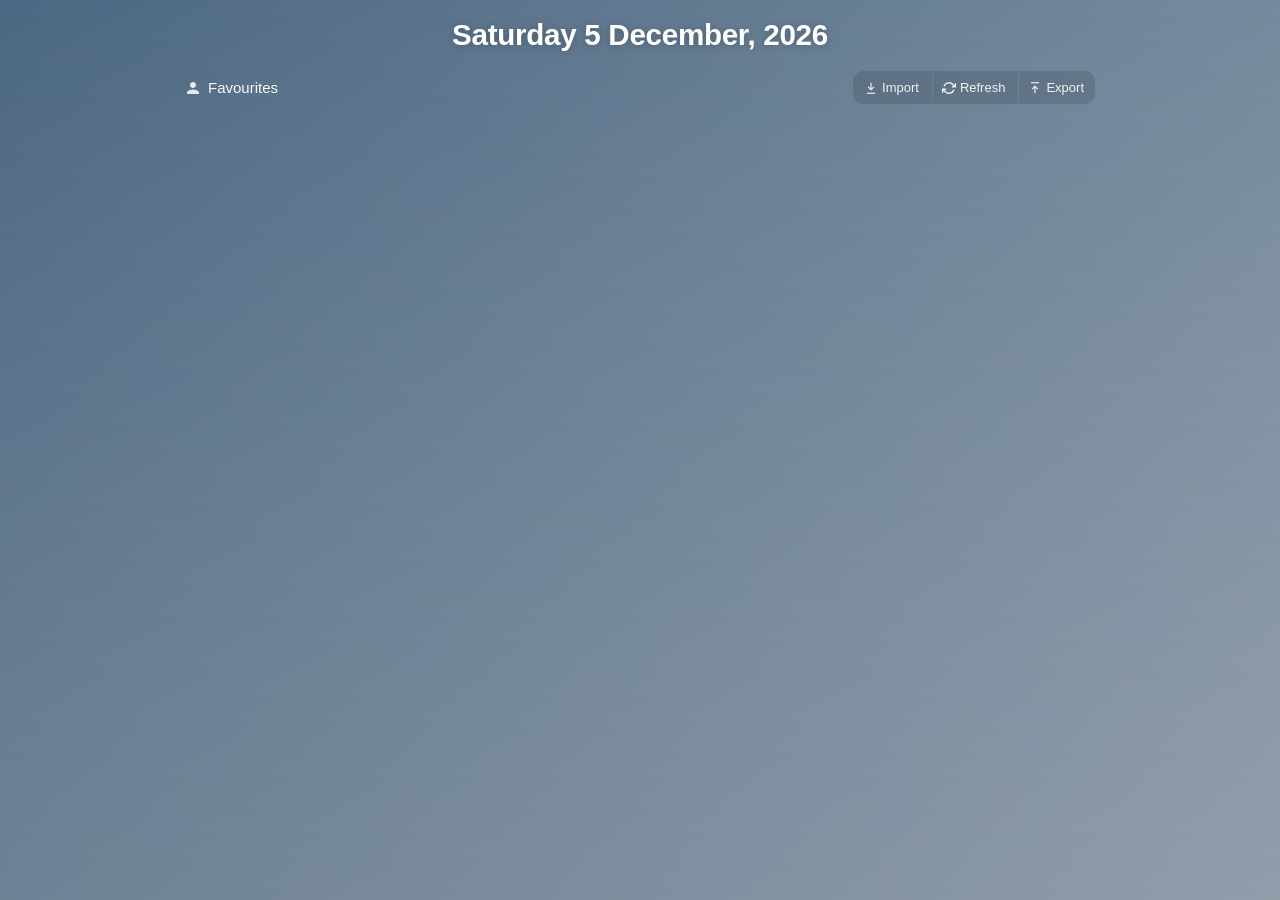
<file: index.html>
<!DOCTYPE html>
<html lang="ml">
<head>
  <meta charset="UTF-8" />
  <meta name="viewport" content="width=device-width, initial-scale=1.0, maximum-scale=1.0, user-scalable=no, viewport-fit=cover" />
  <meta name="apple-mobile-web-app-capable" content="yes" />
  <meta name="apple-mobile-web-app-status-bar-style" content="black-translucent" />
  <title>My Safari Favourites</title>
  <link rel="icon" href="apple-touch-icon.png">
  <link rel="apple-touch-icon" sizes="180x180" href="apple-touch-icon.png">
<link rel="manifest" href="manifest.webmanifest">
  <meta name="apple-mobile-web-app-title" content="My Safari Favourites">
  <meta name="application-name" content="My Safari Favourites">
<meta name="theme-color" content="#1260a0">
  <link rel="stylesheet" href="css/style.css?v=20261008-root-links-dark">
  
</head>
<body>
  <!-- HOME VIEW -->
  <div class="home-view" id="homeView">
    <div class="header">
      <div class="date" id="dateDisplay">Wednesday, 19 August 2026</div>
    </div>

    <div class="top-bar">
      <div class="favourites-label">
        <svg viewBox="0 0 24 24" fill="currentColor"><path d="M12 12c2.21 0 4-1.79 4-4s-1.79-4-4-4-4 1.79-4 4 1.79 4 4 4zm0 2c-2.67 0-8 1.34-8 4v2h16v-2c0-2.66-5.33-4-8-4z"/></svg>
        Favourites
      </div>
      <div class="management-actions" aria-label="Bookmark management">
        <button class="management-btn" type="button" onclick="document.getElementById('importInput').click()" title="Import bookmarks">
          <svg viewBox="0 0 24 24" fill="none" stroke="currentColor" stroke-width="2"><path d="M12 3v12"/><path d="m7 10 5 5 5-5"/><path d="M5 21h14"/></svg>
          Import
        </button>
        <button class="management-btn" type="button" onclick="refreshBookmarks()" title="Refresh">
          <svg viewBox="0 0 24 24" fill="none" stroke="currentColor" stroke-width="2.5"><path d="M23 4v6h-6M1 20v-6h6"/><path d="M3.51 9a9 9 0 0114.85-3.36L23 10M1 14l4.64 4.36A9 9 0 0020.49 15"/></svg>
          Refresh
        </button>
        <button class="management-btn" type="button" onclick="exportBookmarks()" title="Export bookmarks">
          <svg viewBox="0 0 24 24" fill="none" stroke="currentColor" stroke-width="2"><path d="M12 21V9"/><path d="m17 14-5-5-5 5"/><path d="M5 3h14"/></svg>
          Export
        </button>
      </div>
      <input class="import-input" id="importInput" type="file" accept=".html,.htm,.json,text/html,application/json" onchange="importBookmarks(this.files[0])" />
    </div>

    <div class="folders-grid" id="foldersGrid"></div>

  </div>

  <!-- DETAIL VIEW -->
  <div class="detail-view" id="detailView">
    <div class="detail-header">
      <button class="back-btn" onclick="showHome()" title="Back">
        <svg width="20" height="20" viewBox="0 0 24 24" fill="none" stroke="currentColor" stroke-width="2.5"><path d="M15 18l-6-6 6-6"/></svg>
      </button>
      <div class="detail-title" id="detailTitle"></div>
      <button class="theme-btn" id="themeBtn" onclick="toggleDarkMode()" title="Toggle dark mode">
        <svg width="18" height="18" viewBox="0 0 24 24" fill="currentColor"><path d="M12 3a9 9 0 109 9c0-.46-.04-.92-.1-1.36a5.389 5.389 0 01-4.4 2.26 5.403 5.403 0 01-3.14-9.8c-.44-.06-.9-.1-1.36-.1z"/></svg>
      </button>
    </div>
    <div class="links-grid" id="linksGrid"></div>
  </div>

  <script>
    // ===== BOOKMARKS DATA =====
    // Starts completely empty. Imported bookmarks are kept only in this browser.
    let BOOKMARKS = {};

    // ===== IMPORT / REFRESH / EXPORT =====
    const BOOKMARK_STORAGE_KEY = 'my-safari-favourites-v4';
    const HOME_BOOKMARKS_KEY = '__HOME_BOOKMARKS__';

    function saveBookmarksLocally() {
      try { localStorage.setItem(BOOKMARK_STORAGE_KEY, JSON.stringify(BOOKMARKS)); } catch(e) {}
    }

    function restoreBookmarksLocally() {
      try {
        const saved = JSON.parse(localStorage.getItem(BOOKMARK_STORAGE_KEY) || 'null');
        if (saved && typeof saved === 'object' && !Array.isArray(saved)) BOOKMARKS = saved;
      } catch(e) {}
    }

    function parseImportedBookmarks(text, fileName) {
      const trimmed = text.trim();

      // JSON format: accept either {folder:[links]} or {folders:[{name,links}]}.
      if (fileName.toLowerCase().endsWith('.json') || trimmed.startsWith('{')) {
        const obj = JSON.parse(trimmed);
        if (!obj || typeof obj !== 'object' || Array.isArray(obj)) {
          throw new Error('Invalid bookmark JSON');
        }
        const out = {};
        Object.entries(obj.folders && Array.isArray(obj.folders) ? Object.fromEntries(
          obj.folders.map(f => [String(f.name || 'Imported'), f.links || []])
        ) : obj).forEach(([folder, links]) => {
          const name = uniqueFolderName(String(folder || 'Imported'), out);
          out[name] = Array.isArray(links)
            ? links.filter(x => x && x.url).map(x => ({
                title: String(x.title || x.url),
                url: String(x.url)
              }))
            : [];
        });
        if (!Object.keys(out).length) throw new Error('No folders found');
        return out;
      }

      // Safari/Chrome/Edge/Firefox Netscape bookmark HTML.
      const doc = new DOMParser().parseFromString(trimmed, 'text/html');
      const root = doc.querySelector('dl');
      if (!root) throw new Error('No bookmark list found');

      const result = {};
      const homeLinks = [];
      function walk(dl) {
        // Only inspect direct DT children at each level, preserving folder hierarchy.
        for (const dt of Array.from(dl.children).filter(el => el.tagName === 'DT')) {
          const h3 = Array.from(dt.children).find(el => el.tagName === 'H3');
          const a = Array.from(dt.children).find(el => el.tagName === 'A');

          if (h3) {
            const rawFolderName = h3.textContent.trim();
            const isSafariFavorites = /^(favorites|favourites|safari favorites|safari favourites)$/i.test(rawFolderName);

            // Safari's Favorites/Home Screen container is special: its links
            // are the standalone tiles the user sees on Safari's start page.
            // Do not create a "Favorites" folder in our PWA. Flatten all
            // links anywhere inside that container into standalone bookmarks.
            const nested = Array.from(dt.children).find(el => el.tagName === 'DL');
            if (isSafariFavorites) {
              if (nested) {
                for (const el of Array.from(nested.querySelectorAll('a[href]'))) {
                  homeLinks.push({
                    title: el.textContent.trim() || el.href,
                    url: el.href
                  });
                }
              }
              continue;
            }

            const folderName = uniqueFolderName(rawFolderName, result);
            result[folderName] = [];

            // The nested DL immediately following this H3 is the folder's content.
            if (nested) {
              for (const child of Array.from(nested.children).filter(el => el.tagName === 'DT')) {
                const childH3 = Array.from(child.children).find(el => el.tagName === 'H3');
                const childA = Array.from(child.children).find(el => el.tagName === 'A');

                if (childA && childA.href) {
                  result[folderName].push({
                    title: childA.textContent.trim() || childA.href,
                    url: childA.href
                  });
                } else if (childH3) {
                  // Process nested folder as its own folder, so folder count is exact.
                  const childName = uniqueFolderName(childH3.textContent.trim(), result);
                  result[childName] = [];
                  const childDL = Array.from(child.children).find(el => el.tagName === 'DL');
                  if (childDL) {
                    for (const linkDT of Array.from(childDL.children).filter(el => el.tagName === 'DT')) {
                      const linkA = Array.from(linkDT.children).find(el => el.tagName === 'A');
                      if (linkA && linkA.href) {
                        result[childName].push({
                          title: linkA.textContent.trim() || linkA.href,
                          url: linkA.href
                        });
                      }
                    }
                  }
                }
              }
            }
          } else if (a && a.href) {
            homeLinks.push({ title: a.textContent.trim() || a.href, url: a.href });
          }
        }
      }

      walk(root);
      if (homeLinks.length) result[HOME_BOOKMARKS_KEY] = homeLinks;

      if (!Object.keys(result).length) throw new Error('No bookmarks found');
      return result;
    }

    function uniqueFolderName(name, target) {
      let base = String(name || 'Imported').trim() || 'Imported';
      let candidate = base;
      let i = 2;
      while (Object.prototype.hasOwnProperty.call(target, candidate)) {
        candidate = `${base} (${i++})`;
      }
      return candidate;
    }

    function importBookmarks(file) {
      if (!file) return;
      const reader = new FileReader();
      reader.onload = () => {
        try {
          BOOKMARKS = parseImportedBookmarks(String(reader.result || ''), file.name);
          saveBookmarksLocally();
          buildHome();
          setTimeOfDay(new Date());
          alert('Bookmarks imported successfully.');
        } catch (e) {
          alert('Could not import bookmarks. Please choose a Safari/HTML or JSON bookmark file.');
        }
        document.getElementById('importInput').value = '';
      };
      reader.readAsText(file);
    }

    function refreshBookmarks() {
      saveBookmarksLocally();
      restoreBookmarksLocally();
      buildHome();
      updateDate();
      setTimeOfDay(new Date());
    }

    function escapeHtml(text) {
      return String(text).replace(/&/g,'&amp;').replace(/</g,'&lt;').replace(/>/g,'&gt;').replace(/"/g,'&quot;');
    }

    async function exportBookmarks() {
      const now = new Date().toISOString();
      let html = '<!DOCTYPE NETSCAPE-Bookmark-file-1>\n';
      html += '<META HTTP-EQUIV="Content-Type" CONTENT="text/html; charset=UTF-8">\n';
      html += '<TITLE>My Safari Favourites</TITLE>\n';
      html += '<H1>My Safari Favourites</H1>\n';
      html += '<DL><p>\n';

      Object.entries(BOOKMARKS).forEach(([folder, links]) => {
        html += '    <DT><H3>' + escapeHtml(folder) + '</H3>\n';
        html += '    <DL><p>\n';
        (Array.isArray(links) ? links : []).forEach(link => {
          if (link && link.url) {
            html += '        <DT><A HREF="' + escapeHtml(link.url) + '">' +
              escapeHtml(link.title || link.url) + '</A>\n';
          }
        });
        html += '    </DL><p>\n';
      });

      html += '</DL><p>\n';

      const fileName = 'My-Safari-Favourites-' + now.slice(0,10) + '.html';
      const file = new File([html], fileName, {type:'text/html'});

      // iPhone/iPad: use the native Share Sheet when supported.
      if (navigator.share && navigator.canShare && navigator.canShare({files:[file]})) {
        try {
          await navigator.share({
            files: [file],
            title: 'My Safari Favourites',
            text: 'Safari bookmarks export'
          });
          return;
        } catch (e) {
          if (e && e.name === 'AbortError') return;
        }
      }

      // Fallback for browsers without file sharing.
      const blob = new Blob([html], {type:'text/html;charset=utf-8'});
      const url = URL.createObjectURL(blob);
      const a = document.createElement('a');
      a.href = url;
      a.download = fileName;
      a.style.display = 'none';
      document.body.appendChild(a);
      a.click();
      a.remove();
      setTimeout(() => URL.revokeObjectURL(url), 1000);
    }

    // Smart favicon system:
    // 1) Prefer a real favicon discovered by Favicon.so.
    // 2) Reject Favicon.so's generic/default icon.
    // 3) Try the site's own high-resolution icons.
    // 4) Use several independent favicon services.
    // 5) If no real icon is available, show a letter — never a globe placeholder.
    const FAVICON_CACHE_KEY = 'my-safari-favicon-cache-v2';
    const faviconCache = {};

    function loadFaviconCache() {
      try {
        const saved = JSON.parse(localStorage.getItem(FAVICON_CACHE_KEY) || '{}');
        if (saved && typeof saved === 'object') Object.assign(faviconCache, saved);
      } catch(e) {}
    }

    function saveFaviconCache() {
      try { localStorage.setItem(FAVICON_CACHE_KEY, JSON.stringify(faviconCache)); } catch(e) {}
    }

    loadFaviconCache();

    function getHostname(url) {
      try { return new URL(url).hostname.replace(/^www\./, '').toLowerCase(); }
      catch(e) { return ''; }
    }

    function faviconCandidates(host) {
      return [
        // Prefer the site's own high-resolution artwork.
        `https://${host}/apple-touch-icon.png`,
        `https://${host}/apple-touch-icon-precomposed.png`,
        `https://${host}/favicon.svg`,
        `https://${host}/favicon.png`,
        `https://${host}/favicon.ico`,
        // Icon Horse deliberately provides a distinct fallback instead of
        // Google's generic globe, so it is our final visual safety net.
        `https://icon.horse/icon/${encodeURIComponent(host)}?size=128&fallback_text=${encodeURIComponent(firstLetter(host))}`
      ];
    }

    function makeFaviconImg(url) {
      const host = getHostname(url);
      const letter = firstLetter(host || url);
      if (!host) return `<span class="fallback-letter">${letter}</span>`;

      return `
        <img class="site-favicon"
          src=""
          alt=""
          loading="lazy"
          decoding="async"
          referrerpolicy="no-referrer"
          data-favicon-host="${escapeHtml(host)}"
          data-favicon-url="${escapeHtml(url)}">
        <span class="fallback-letter">${letter}</span>
      `;
    }

    async function verifyFaviconSo(host) {
      try {
        const response = await fetch(
          `https://favicon.so/api/favicon?url=${encodeURIComponent(host)}&raw=true`,
          { cache: 'force-cache' }
        );
        if (!response.ok) return null;
        const data = await response.json();
        if (data && data.isDefault === false && data.url) return data.url;
      } catch(e) {}
      return null;
    }

    function tryFaviconSource(img, sources, index, host, fallback) {
      if (!img || !img.isConnected) return;
      if (index >= sources.length) {
        img.style.display = 'none';
        if (fallback) fallback.style.display = 'flex';
        faviconCache[host] = { source: '', time: Date.now() };
        saveFaviconCache();
        return;
      }

      img.onerror = () => {
        img.onerror = null;
        tryFaviconSource(img, sources, index + 1, host, fallback);
      };

      img.onload = () => {
        img.classList.add('loaded');
        if (fallback) fallback.style.display = 'none';
        faviconCache[host] = { source: img.src, time: Date.now() };
        saveFaviconCache();
      };

      img.src = sources[index];
    }

    async function upgradeOneFavicon(img) {
      if (!img || !img.dataset.faviconHost) return;
      const host = img.dataset.faviconHost;
      const fallback = img.nextElementSibling;
      const cached = faviconCache[host];
      const fresh = cached && (Date.now() - cached.time < 7 * 86400000);

      // A previously verified real icon is used immediately.
      if (fresh && cached.source) {
        img.src = cached.source;
        img.onload = () => {
          img.classList.add('loaded');
          if (fallback) fallback.style.display = 'none';
        };
        img.onerror = () => {
          delete faviconCache[host];
          saveFaviconCache();
          upgradeOneFavicon(img);
        };
        return;
      }

      // Ask Favicon.so for metadata first. Its isDefault flag lets us
      // explicitly reject generic globe/default icons.
      const best = await verifyFaviconSo(host);
      if (best) {
        img.onload = () => {
          img.classList.add('loaded');
          if (fallback) fallback.style.display = 'none';
          faviconCache[host] = { source: best, time: Date.now() };
          saveFaviconCache();
        };
        img.onerror = () => {
          img.onerror = null;
          tryFaviconSource(img, faviconCandidates(host), 0, host, fallback);
        };
        img.src = best;
        return;
      }

      // Favicon.so found only a generic/default result. Try genuine site
      // assets first, then Icon Horse's non-globe fallback.
      tryFaviconSource(img, faviconCandidates(host), 0, host, fallback);
    }

    function upgradeFavicons(root) {
      (root || document).querySelectorAll('img.site-favicon[data-favicon-host]').forEach(img => {
        upgradeOneFavicon(img);
      });
    }

    function firstLetter(title) {
      const t = String(title).replace(/[^a-zA-Z0-9\u0D00-\u0D7F]/g, '').trim();
      return (t[0] || '?').toUpperCase();
    }

    // Build folder tiles. Keep the preferred order first, then show every
    // additional imported folder so imports never silently hide folders.
    function buildHome() {
      const grid = document.getElementById('foldersGrid');
      grid.innerHTML = '';

      const folders = Object.keys(BOOKMARKS)
        .filter(key => key !== HOME_BOOKMARKS_KEY)
        .map(key => ({ key, label: key, type: 'folder' }));

      const homeLinks = Array.isArray(BOOKMARKS[HOME_BOOKMARKS_KEY])
        ? BOOKMARKS[HOME_BOOKMARKS_KEY].map((link, index) => ({
            key: index, link, label: link.title || link.url, type: 'link'
          }))
        : [];

      const items = folders.concat(homeLinks);
      const columns = window.matchMedia('(max-width: 599px)').matches ? 4
        : window.matchMedia('(max-width: 899px)').matches ? 6 : 8;
      const rows = Math.max(1, Math.ceil(items.length / columns));
      grid.style.setProperty('--folder-rows', rows);

      const compact = folders.length
        ? Math.max(0.68, Math.min(1, 2.2 / Math.sqrt(rows))) : 1;
      grid.style.setProperty('--folder-scale', compact.toFixed(3));

      items.forEach(item => {
        if (item.type === 'link') {
          const tile = document.createElement('div');
          tile.className = 'link-tile home-link-tile';
          tile.setAttribute('role','link');
          tile.setAttribute('tabindex','0');
          tile.onclick = () => openExternal(item.link.url);
          tile.addEventListener('keydown', e => {
            if (e.key === 'Enter' || e.key === ' ') {
              e.preventDefault(); openExternal(item.link.url);
            }
          });
          tile.innerHTML = `
            <div class="link-icon">${makeFaviconImg(item.link.url)}</div>
            <div class="link-label">${escapeHtml(item.label)}</div>
          `;
          grid.appendChild(tile);
          return;
        }

        const links = Array.isArray(BOOKMARKS[item.key]) ? BOOKMARKS[item.key] : [];
        const tile = document.createElement('div');
        tile.className = 'folder-tile';
        tile.onclick = () => openFolder(item.key, item.label);

        let miniHtml = '';
        for (let i = 0; i < 4; i++) {
          miniHtml += links[i]
            ? `<div class="mini-icon">${makeFaviconImg(links[i].url)}</div>`
            : `<div class="mini-icon"><span>•</span></div>`;
        }

        tile.innerHTML = `
          <div class="folder-icon">${miniHtml}</div>
          <div class="folder-label">${escapeHtml(item.label)}</div>
        `;
        grid.appendChild(tile);
      });

      upgradeFavicons(grid);
    }

    // Normal HTTPS navigation only. No app-specific URL schemes are used.
    function toBrowserUrl(url) {
      try {
        const u = new URL(url);
        if (u.hostname.includes('google.') && (u.pathname.includes('/search') || u.searchParams.has('q'))) {
          u.searchParams.set('client', 'safari');
          if (!u.searchParams.has('udm')) u.searchParams.set('udm', '50');
        }
        if (u.hostname === 'youtu.be') {
          const id = u.pathname.replace(/^\//,'');
          return `https://m.youtube.com/watch?v=${encodeURIComponent(id)}`;
        }
        if (u.hostname === 'youtube.com' || u.hostname === 'www.youtube.com') {
          u.hostname = 'm.youtube.com';
          u.searchParams.delete('app');
        }
        if (u.hostname.includes('maps.google.')) {
          u.hostname = 'www.google.com';
          u.pathname = '/maps' + (u.pathname === '/' ? '' : u.pathname);
        }
        return u.toString();
      } catch(e) { return url; }
    }

    function openExternal(url) {
      const clean = toBrowserUrl(url);
      const a = document.createElement('a');
      a.href = clean;
      a.target = '_blank';
      a.rel = 'noopener noreferrer';
      document.body.appendChild(a);
      a.click();
      a.remove();
    }

    function openFolder(key, label) {
      document.getElementById('homeView').classList.add('hidden');
      document.getElementById('detailView').classList.add('active');
      document.body.classList.add('folder-open');
      document.getElementById('detailTitle').textContent = label;
      applyDarkPreference();

      const grid = document.getElementById('linksGrid');
      grid.innerHTML = '';
      const links = BOOKMARKS[key] || [];

      links.forEach(link => {
        const tile = document.createElement('div');
        tile.className = 'link-tile';
        tile.setAttribute('role','link');
        tile.setAttribute('tabindex','0');
        tile.addEventListener('click', () => openExternal(link.url));
        tile.addEventListener('keydown', e => {
          if (e.key === 'Enter' || e.key === ' ') { e.preventDefault(); openExternal(link.url); }
        });
        tile.innerHTML = `
          <div class="link-icon">${makeFaviconImg(link.url)}</div>
          <div class="link-label">${link.title}</div>
        `;
        grid.appendChild(tile);
      });
      upgradeFavicons(grid);
      window.scrollTo(0, 0);
    }

    function showHome() {
      document.getElementById('homeView').classList.remove('hidden');
      document.getElementById('detailView').classList.remove('active');
      document.body.classList.remove('folder-open');
      window.scrollTo(0, 0);
    }

    // Dark mode for the links / folder detail view
    function toggleDarkMode() {
      const view = document.getElementById('detailView');
      view.classList.toggle('dark-mode');
      try {
        localStorage.setItem('fav-dark', view.classList.contains('dark-mode') ? '1' : '0');
      } catch(e) {}
    }

    // Apply the saved link-page theme before opening a folder.
    // Default is dark mode for the link pages.
    function applyDarkPreference() {
      try {
        const saved = localStorage.getItem('fav-dark');
        document.getElementById('detailView').classList.toggle(
          'dark-mode', saved !== '0'
        );
      } catch(e) {
        document.getElementById('detailView').classList.add('dark-mode');
      }
    }
    // Date + dynamic wallpaper based on local solar time.
    function updateDate() {
      const now = new Date();
      const opts = { weekday: 'long', day: 'numeric', month: 'long', year: 'numeric' };
      document.getElementById('dateDisplay').textContent = now.toLocaleDateString('en-IN', opts);
      setTimeOfDay(now);
    }

    function solarHours(date, lat, lon) {
      const day = Math.floor((Date.UTC(date.getFullYear(),date.getMonth(),date.getDate()) -
        Date.UTC(date.getFullYear(),0,0)) / 86400000);
      const gamma = 2*Math.PI/365*(day-1);
      const decl = 0.006918 - 0.399912*Math.cos(gamma) + 0.070257*Math.sin(gamma)
        - 0.006758*Math.cos(2*gamma) + 0.000907*Math.sin(2*gamma)
        - 0.002697*Math.cos(3*gamma) + 0.00148*Math.sin(3*gamma);
      const eq = 229.18*(0.000075 + 0.001868*Math.cos(gamma) - 0.032077*Math.sin(gamma)
        - 0.014615*Math.cos(2*gamma) - 0.040849*Math.sin(2*gamma));
      const zen = 90.833*Math.PI/180;
      const ha = Math.acos((Math.cos(zen)/(Math.cos(lat*Math.PI/180)*Math.cos(decl))
        - Math.tan(lat*Math.PI/180)*Math.tan(decl)));
      const noon = 12 - lon/15 + 5.5 - eq/60;
      const h = ha*180/Math.PI/15;
      return { sunrise:noon-h, sunset:noon+h };
    }

    function setTimeOfDay(now) {
      const apply = (lat,lon) => {
        const solar = solarHours(now,lat,lon);
        const hour = now.getHours()+now.getMinutes()/60;
        let cls = 'time-noon';
        if (hour < solar.sunrise + 1.5) cls = 'time-morning';
        else if (hour >= solar.sunset - 1.0 && hour < solar.sunset + 0.75) cls = 'time-sunset';
        else if (hour >= solar.sunset + 0.75 || hour < solar.sunrise) cls = 'time-night';
        document.documentElement.classList.remove('time-morning','time-noon','time-sunset','time-night');
        document.documentElement.classList.add(cls);
      };
      if (navigator.geolocation) {
        navigator.geolocation.getCurrentPosition(
          pos => apply(pos.coords.latitude,pos.coords.longitude),
          () => apply(10.3,76.4),
          {maximumAge:86400000, timeout:2500}
        );
      } else apply(10.3,76.4);
    }

    restoreBookmarksLocally();
    updateDate();
    buildHome();
    applyDarkPreference();

    // Register the offline app shell for installed PWA use.
    if ('serviceWorker' in navigator) {
      window.addEventListener('load', () => {
        navigator.serviceWorker.register('./sw.js')
          .then(reg => reg.update())
          .catch(() => {});
      });
    }
  </script>
</body>
</html>
</file>
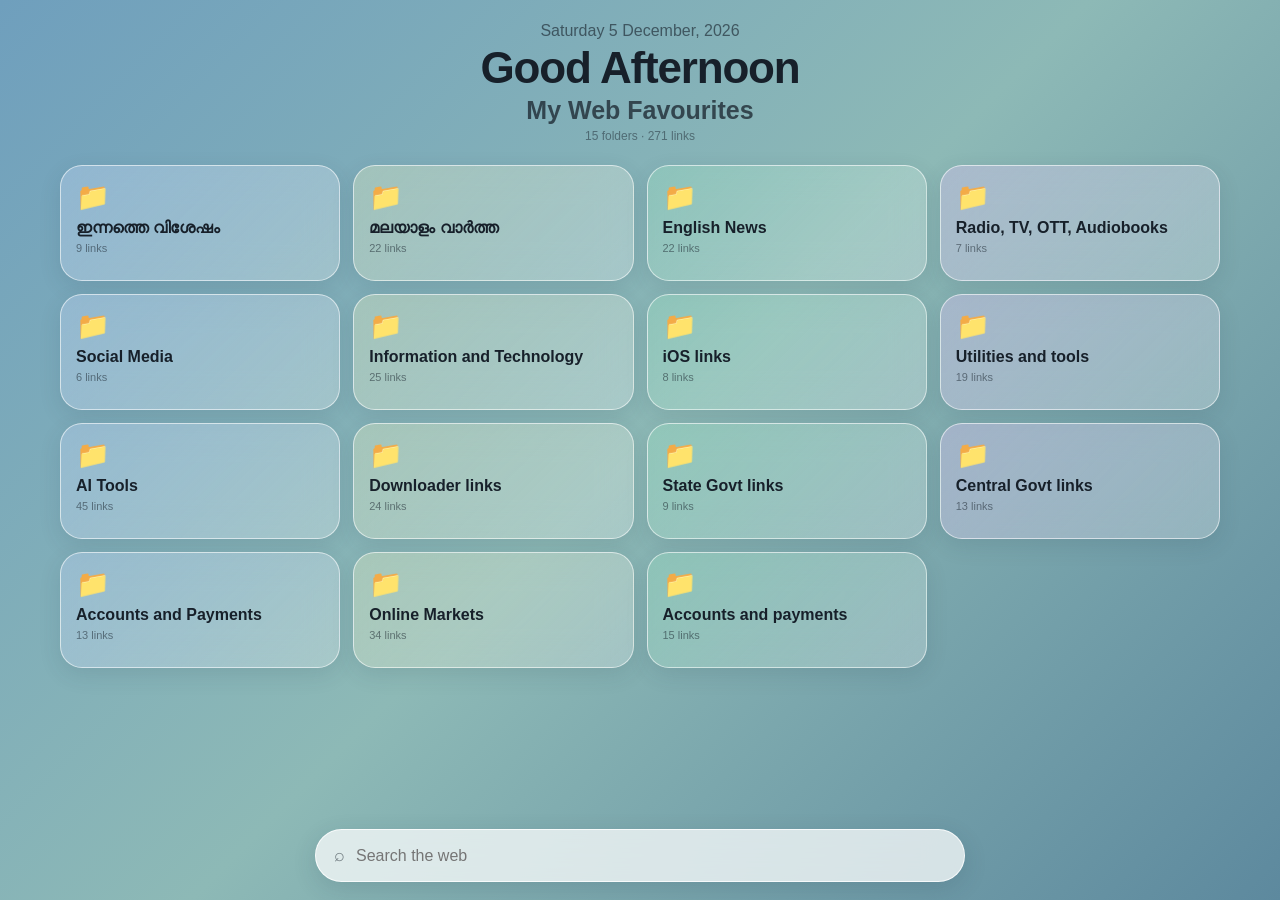
<file: My-Web-Favourites-CLEAN.html>
<!doctype html>
<html lang="en">
<head>
<meta charset="utf-8">
<meta name="viewport" content="width=device-width, initial-scale=1, viewport-fit=cover">
<meta name="theme-color" content="#8fb8c5">
<title>My Web Favourites</title>
<style>
*{box-sizing:border-box}
:root{
  --text:#17202a; --muted:rgba(23,32,42,.62);
  --glass:rgba(255,255,255,.34); --border:rgba(255,255,255,.58);
}
html,body{margin:0;min-height:100%;font-family:-apple-system,BlinkMacSystemFont,"SF Pro Display","Segoe UI",sans-serif;color:var(--text)}
body{
  min-height:100vh; overflow-x:hidden;
  background:linear-gradient(135deg,#8db8cf,#a9cfc9 48%,#739fae);
  transition:background 1.5s ease;
}
.page{min-height:100vh;padding:22px 24px 105px}
.top{text-align:center;margin:0 auto 22px}
.date{font-size:16px;font-weight:500;color:var(--muted)}
.greeting{font-size:clamp(28px,4vw,44px);font-weight:750;letter-spacing:-1.2px;margin-top:3px}
.title{font-size:25px;font-weight:650;color:rgba(23,32,42,.74);margin-top:3px}
.count{font-size:12px;color:rgba(23,32,42,.48);margin-top:4px}

.folders{
  width:min(1160px,96%);margin:auto;
  display:grid;grid-template-columns:repeat(4,minmax(0,1fr));gap:13px;
}
.folder{
  min-height:116px;padding:15px;border-radius:22px;
  background:linear-gradient(135deg,var(--folder),rgba(255,255,255,.25));
  border:1px solid var(--border);box-shadow:0 7px 22px rgba(35,55,75,.12);
  backdrop-filter:blur(16px);-webkit-backdrop-filter:blur(16px);
  cursor:pointer;touch-action:manipulation;user-select:none;
  -webkit-tap-highlight-color:transparent;
}
.folder:active{transform:scale(.98)}
.folder-icon{font-size:27px;margin-bottom:5px}
.folder-name{font-size:16px;font-weight:700;line-height:1.2}
.folder-count{font-size:11px;color:rgba(23,32,42,.52);margin-top:5px}

.folder:nth-child(4n+1){--folder:rgba(180,205,235,.45)}
.folder:nth-child(4n+2){--folder:rgba(210,225,190,.43)}
.folder:nth-child(4n+3){--folder:rgba(150,215,190,.46)}
.folder:nth-child(4n+4){--folder:rgba(210,190,235,.43)}

.search-area{
  position:fixed;z-index:50;left:50%;bottom:18px;transform:translateX(-50%);
  width:min(650px,calc(100% - 28px));
}
.search-shell{
  height:53px;display:flex;align-items:center;padding:0 18px;border-radius:28px;
  background:rgba(255,255,255,.72);border:1px solid rgba(255,255,255,.78);
  box-shadow:0 7px 24px rgba(30,50,70,.14);backdrop-filter:blur(18px);
}
.search-icon{font-size:18px;opacity:.55;margin-right:9px}
.search{width:100%;height:100%;border:0;outline:0;background:transparent;font:inherit;font-size:16px}

#shade{
  display:none;position:fixed;inset:0;z-index:90;background:rgba(15,28,40,.25);
  backdrop-filter:blur(3px);-webkit-backdrop-filter:blur(3px);
}
#shade.show{display:block}
#panel{
  display:none;position:fixed;z-index:100;left:50%;top:50%;
  transform:translate(-50%,-50%);width:min(920px,90vw);max-height:82vh;
  overflow:hidden;border-radius:28px;background:rgba(247,251,251,.97);
  box-shadow:0 25px 70px rgba(20,40,60,.30);
}
#panel.show{display:flex;flex-direction:column}
.panel-head{display:flex;align-items:center;justify-content:space-between;padding:20px 22px 14px}
.panel-title{font-size:22px;font-weight:750}
.panel-close{border:0;background:rgba(0,0,0,.07);border-radius:50%;width:36px;height:36px;font-size:21px;cursor:pointer}
.panel-links{
  overflow:auto;-webkit-overflow-scrolling:touch;overscroll-behavior:contain;
  padding:8px 20px 24px;display:grid;grid-template-columns:repeat(6,minmax(0,1fr));gap:18px 12px;
}
.site{
  display:flex;flex-direction:column;align-items:center;gap:7px;text-decoration:none;color:#273442;
  min-width:0;padding:9px 5px;border-radius:14px;
}
.site:active{background:rgba(0,0,0,.05)}
.site img{
  width:54px;height:54px;object-fit:contain;border-radius:13px;background:rgba(255,255,255,.7);
  padding:7px;box-shadow:0 2px 8px rgba(30,50,70,.10)
}
.site-title{width:100%;font-size:11px;font-weight:600;text-align:center;line-height:1.2;
  overflow:hidden;display:-webkit-box;-webkit-line-clamp:2;-webkit-box-orient:vertical}

@media(max-width:850px){.folders{grid-template-columns:repeat(3,minmax(0,1fr))}}
@media(max-width:580px){
  .page{padding:18px 10px 92px}
  .date{font-size:13px} .greeting{font-size:29px} .title{font-size:19px}
  .folders{width:100%;grid-template-columns:repeat(3,minmax(0,1fr));gap:8px}
  .folder{min-height:86px;padding:10px 8px;border-radius:15px}
  .folder-icon{font-size:22px} .folder-name{font-size:13px}
  #panel{width:94vw;max-height:84vh;border-radius:24px}
  .panel-head{padding:16px 16px 10px} .panel-title{font-size:19px}
  .panel-links{grid-template-columns:repeat(4,minmax(0,1fr));gap:14px 5px;padding:8px 10px 22px}
  .site img{width:52px;height:52px}
  .site-title{font-size:10px}
}
</style>
</head>
<body>
<div class="page">
  <header class="top">
    <div class="date" id="date"></div>
    <div class="greeting" id="greeting"></div>
    <div class="title">My Web Favourites</div>
    <div class="count">15 folders · 271 links</div>
  </header>
  <main class="folders" id="folders"></main>
</div>

<div class="search-area">
  <div class="search-shell">
    <span class="search-icon">⌕</span>
    <input id="search" class="search" type="search" placeholder="Search the web" autocomplete="off">
  </div>
</div>

<div id="shade"></div>
<section id="panel" aria-modal="true" role="dialog">
  <div class="panel-head">
    <div class="panel-title" id="panelTitle"></div>
    <button class="panel-close" id="panelClose" aria-label="Close">×</button>
  </div>
  <div class="panel-links" id="panelLinks"></div>
</section>

<script>
const safariBookmarks = [{"name":"ഇന്നത്തെ വിശേഷം","links":[{"title":"തൃശ്ശൂരിലെ_ആഘോഷങ്ങൾ - Google Search","url":"https://www.google.com/search?q=%E0%B4%A4%E0%B5%83%E0%B4%B6%E0%B5%8D%E0%B4%B6%E0%B5%82%E0%B4%B0%E0%B4%BF%E0%B4%B2%E0%B5%86+%E0%B4%87%E0%B4%A8%E0%B5%8D%E0%B4%A8%E0%B4%A4%E0%B5%8D%E0%B4%A4%E0%B5%86+%E0%B4%86%E0%B4%98%E0%B5%8B%E0%B4%B7%E0%B4%99%E0%B5%8D%E0%B4%99%E0%B5%BE&client=safari&sca_esv=a7bc91a92d9a045d&hl=en-in&udm=50&fbs=[base64]&aep=1&ntc=1&sa=X&ved=2ahUKEwiAg8qomY2RAxXxT2wGHbCzOncQ2J8OegQIDRAE&biw=374&bih=674&dpr=3&mstk=AUtExfA_XTr5cMsmimAX-HtoZ9ThehbLz0yPXLjpM0vSYAHFHdbmqrzmLohJwHm5GEaa_osM9GY74e0ohnhNcjnC4A20H0qSSbGmkTNWa59KMDFfYC2AwTSNj0_YPOtuEKqOOxyncalmgscFgda3ar-gmE_lmdOUcPo6E9Y&csuir=1"},{"title":"തൃശൂരിൽ ഇന്ന് - Google Search","url":"https://www.google.com/search?q=%E0%B4%A4%E0%B5%83%E0%B4%B6%E0%B5%82%E0%B4%B0%E0%B4%BF%E0%B5%BD+%E0%B4%87%E0%B4%A8%E0%B5%8D%E0%B4%A8%E0%B5%8D&client=safari&sa=X&sca_esv=27853f971d4a4b2c&hl=en-in&udm=50&fbs=[base64]&aep=1&ntc=1&ved=2ahUKEwjntJTXxYmRAxXOS3ADHX8fKSAQ2J8OegQIDRAE&mstk=AUtExfB7wBtPdG5HfMxRVAECfUSE-g4IsTXgLbs13etPu-utL4F2i50HKl-K6quD1EzyS4y2iaQOO7zOpwl0gTvkYCoyoFZwQBrrbaf8nGQm2IoH6xkYshsVJoBXAFQ_Sk3DreUXCLtBLw_Nx5hYLsy7_LxEAO9XI2X1o3U&csuir=1"},{"title":"ഇന്നത്തെ ഉത്സവങ്ങൾ_","url":"https://www.google.com/search?q=%E0%B4%87%E0%B4%A8%E0%B5%8D%E0%B4%A8%E0%B4%A4%E0%B5%8D%E0%B4%A4%E0%B5%86+%E0%B4%89%E0%B4%A4%E0%B5%8D%E0%B4%B8%E0%B4%B5%E0%B4%99%E0%B5%8D%E0%B4%99%E0%B5%BE&client=safari&hs=lkD&sca_esv=ff1e2a11ab2714ab&hl=en-in&sxsrf=ANbL-n7eiybEhR0BMSCDezvs8vWtMuzxQw%3A1773987497491&udm=50&fbs=[base64]&aep=1&ntc=1&sa=X&ved=2ahUKEwjx0P606q2TAxWFUfUHHad5Ih4Q2J8OegQIDBAE&biw=344&bih=620&dpr=3&mstk=[base64]&csuir=1"},{"title":"കേരളത്തിൽ ഇന്ന് - Google Search","url":"https://www.google.com/search?q=%E0%B4%95%E0%B5%87%E0%B4%B0%E0%B4%B3%E0%B4%A4%E0%B5%8D%E0%B4%A4%E0%B4%BF%E0%B5%BD+%E0%B4%87%E0%B4%A8%E0%B5%8D%E0%B4%A8%E0%B5%8D&client=safari&sca_esv=40968150e120a79c&hl=en-in&udm=50&fbs=[base64]&aep=1&ntc=1&sa=X&ved=2ahUKEwi4ybPTmoqRAxVORmwGHdaLKN8Q2J8OegQIDRAE&biw=374&bih=674&dpr=3&mstk=AUtExfA3h4gaXnW0vrUQJp7ZxgP7rTUXXR59IB4C2uAYmwvDlumP2kriwTnZ_fuIE6ujQ7PIx38jjFFNyUVfb_JcBsR_3gG7LNxDkCVMC3e0TerQqqfGpPuYkuJHlUMAoCUIOvVaqPCLU7cXAHxarAl95LrkZI9ntlv2-yE&csuir=1"},{"title":"ദേശീയ വാർത്തകൾ - Google Search","url":"https://www.google.com/search?q=%E0%B4%87%E0%B4%A8%E0%B5%8D%E0%B4%A8%E0%B4%A4%E0%B5%8D%E0%B4%A4%E0%B5%86+%E0%B4%A6%E0%B5%87%E0%B4%B6%E0%B5%80%E0%B4%AF+%E0%B4%B5%E0%B4%BE%E0%B5%BC%E0%B4%A4%E0%B5%8D%E0%B4%A4%E0%B4%95%E0%B5%BE&client=safari&sca_esv=a7bc91a92d9a045d&hl=en-in&udm=50&fbs=[base64]&aep=1&ntc=1&sa=X&ved=2ahUKEwjMhriYmo2RAxWz1jgGHQ8MGQMQ2J8OegQIGRAE&biw=374&bih=674&dpr=3&mstk=AUtExfAfLOmT3WUdEgAKtXgd7g-Nl-4u6cgNs84vnrGBS4yYN2LXPbSINdhopvgffA0wtiUWQDFuy0nerGiMN4xJtaNZ5KeJhfxQhKja6bN79ih5VDDGYC1oHx5S5Rv8BGo3vP51q_sFBvhHPZUB0JGpkUtsn9k0yumm9hg&csuir=1"},{"title":"കേരള ചരിത്രത്തിൽ ഇന്ന് - Google Search","url":"https://www.google.com/search?q=%E0%B4%95%E0%B5%87%E0%B4%B0%E0%B4%B3+%E0%B4%9A%E0%B4%B0%E0%B4%BF%E0%B4%A4%E0%B5%8D%E0%B4%B0%E0%B4%A4%E0%B5%8D%E0%B4%A4%E0%B4%BF%E0%B5%BD+%E0%B4%87%E0%B4%A8%E0%B5%8D%E0%B4%A8%E0%B5%8D&client=safari&hs=Enu&sca_esv=b5758367d36a4841&hl=en-in&udm=50&fbs=[base64]&aep=1&ntc=1&sa=X&ved=2ahUKEwir6ruv3s6VAxWpRmwGHSY5ApcQ2J8OegQIDxAE&mstk=AUtExfCSVxQQqtkNCulc2-mi5XEhRRW-nOiPqzR72gRY7MrLxtC7vpjkE6ZJcvPvIH6AfbnEO3RcrWGH8695hNMqynO3YsuqF16BqGOD8MZdmf2R-2gnjq1BK3YqUQhR0jSynzMzPC9-bq7dd69BI0hFonpWbpa_YWaw4k0&csuir=1"},{"title":"ഇന്ത്യൻ ചരിത്രത്തിൽ ഇന്ന്_","url":"https://www.google.com/search?q=%E0%B4%87%E0%B4%A8%E0%B5%8D%E0%B4%A4%E0%B5%8D%E0%B4%AF%E0%B5%BB+%E0%B4%9A%E0%B4%B0%E0%B4%BF%E0%B4%A4%E0%B5%8D%E0%B4%B0%E0%B4%A4%E0%B5%8D%E0%B4%A4%E0%B4%BF%E0%B5%BD+%E0%B4%87%E0%B4%A8%E0%B5%8D%E0%B4%A8%E0%B5%8D&client=safari&hs=4PYp&sca_esv=ff1e2a11ab2714ab&hl=en-in&sxsrf=ANbL-n6LOt141itPpOVotzKy6bpbttMDCw%3A1773987569486&udm=50&fbs=[base64]&aep=1&ntc=1&sa=X&ved=2ahUKEwij5ajX6q2TAxW6ma8BHf6fLRgQ2J8OegQIDRAE&biw=344&bih=620&dpr=3&mstk=[base64]&csuir=1"},{"title":"ഇന്നത്തെ മലയാള കലണ്ടർ, നക്ഷത്രം, തിഥി, കേരള, ദേശീയ, അന്താരാഷ്ട്ര ദിനങ്ങൾ, ആചരണങ്ങൾ, ആഘോഷങ്ങൾ, സ്മരണകൾ, ഉത്സവങ്ങൾ, ജനന , മരണ വാർഷികങ്ങൾ. സംഭവ വാർഷികങ്ങൾ - Google Search","url":"https://www.google.com/search?q=%E0%B4%87%E0%B4%A8%E0%B5%8D%E0%B4%A8%E0%B4%A4%E0%B5%8D%E0%B4%A4%E0%B5%86+%E0%B4%AE%E0%B4%B2%E0%B4%AF%E0%B4%BE%E0%B4%B3+%E0%B4%95%E0%B4%B2%E0%B4%A3%E0%B5%8D%E0%B4%9F%E0%B5%BC%2C+%E0%B4%A8%E0%B4%95%E0%B5%8D%E0%B4%B7%E0%B4%A4%E0%B5%8D%E0%B4%B0%E0%B4%82%2C+%E0%B4%A4%E0%B4%BF%E0%B4%A5%E0%B4%BF%2C+%E0%B4%95%E0%B5%87%E0%B4%B0%E0%B4%B3%2C+%E0%B4%A6%E0%B5%87%E0%B4%B6%E0%B5%80%E0%B4%AF%2C+%E0%B4%85%E0%B4%A8%E0%B5%8D%E0%B4%A4%E0%B4%BE%E0%B4%B0%E0%B4%BE%E0%B4%B7%E0%B5%8D%E0%B4%9F%E0%B5%8D%E0%B4%B0+%E0%B4%A6%E0%B4%BF%E0%B4%A8%E0%B4%99%E0%B5%8D%E0%B4%99%E0%B5%BE%2C+%E0%B4%86%E0%B4%9A%E0%B4%B0%E0%B4%A3%E0%B4%99%E0%B5%8D%E0%B4%99%E0%B5%BE%2C+%E0%B4%86%E0%B4%98%E0%B5%8B%E0%B4%B7%E0%B4%99%E0%B5%8D%E0%B4%99%E0%B5%BE%2C+%E0%B4%B8%E0%B5%8D%E0%B4%AE%E0%B4%B0%E0%B4%A3%E0%B4%95%E0%B5%BE%2C+%E0%B4%89%E0%B4%A4%E0%B5%8D%E0%B4%B8%E0%B4%B5%E0%B4%99%E0%B5%8D%E0%B4%99%E0%B5%BE%2C+%E0%B4%9C%E0%B4%A8%E0%B4%A8+%2C+%E0%B4%AE%E0%B4%B0%E0%B4%A3+%E0%B4%B5%E0%B4%BE%E0%B5%BC%E0%B4%B7%E0%B4%BF%E0%B4%95%E0%B4%99%E0%B5%8D%E0%B4%99%E0%B5%BE.+%E0%B4%B8%E0%B4%82%E0%B4%AD%E0%B4%B5+%E0%B4%B5%E0%B4%BE%E0%B5%BC%E0%B4%B7%E0%B4%BF%E0%B4%95%E0%B4%99%E0%B5%8D%E0%B4%99%E0%B5%BE&client=safari&hs=qRdV&sca_esv=ad809df184c16df5&hl=en-in&fbs=[base64]&aep=1&ntc=1&cs=1&sa=X&ved=2ahUKEwiw05bShOWVAxUCbWwGHbuNMC8Q2J8OegQIDhAE&biw=344&bih=620&dpr=3&mstk=AUtExfCKugMh2ekkV-QWp-J70o0GDGmfFRGF9c33xq5L8j5hJMNtx4Yk5d8KOY36Zn6iyy4eTPglBqjMnxGySxiIX7RbKRrAjIVOxeeiRm7C2kYoFaNVFqqkW_XGZmyt0a9e1G5Vcd6jEkAmLPtS5RZYwLPHNkDrWjb-F3Y&csuir=1&udm=50"},{"title":"നാളത്തെ ദിവസത്തിന്റെ പ്രത്യേകത, വിശേഷ ദിനം, കേരള ദിനങ്ങൾ, കേരള വാർഷികങ്ങൾ, പ്രശസ്തരുടെ വാർഷികങ്ങൾ, ഇന്ത്യയിലെ ദിനങ്ങൾ, വാർഷികങ്ങൾ, പ്രശസ്തരുടെ വാർഷികങ്ങൾ, ലോകദിനങ്ങൾ, ലോക വാർഷികങ്ങൾ , ബോധവൽകരണ ദിനങ്ങൾ,പ്രശസ്തരുടെ വാർഷികങ്ങൾ എന്നിവ ലിസ്റ്റ് ആക്കുക - Google Search","url":"https://www.google.com/search?q=%E0%B4%A8%E0%B4%BE%E0%B4%B3%E0%B4%A4%E0%B5%8D%E0%B4%A4%E0%B5%86+%E0%B4%A6%E0%B4%BF%E0%B4%B5%E0%B4%B8%E0%B4%A4%E0%B5%8D%E0%B4%A4%E0%B4%BF%E0%B4%A8%E0%B5%8D%E0%B4%B1%E0%B5%86+%E0%B4%AA%E0%B5%8D%E0%B4%B0%E0%B4%A4%E0%B5%8D%E0%B4%AF%E0%B5%87%E0%B4%95%E0%B4%A4%2C+%E0%B4%B5%E0%B4%BF%E0%B4%B6%E0%B5%87%E0%B4%B7+%E0%B4%A6%E0%B4%BF%E0%B4%A8%E0%B4%82%2C+%E0%B4%95%E0%B5%87%E0%B4%B0%E0%B4%B3+%E0%B4%A6%E0%B4%BF%E0%B4%A8%E0%B4%99%E0%B5%8D%E0%B4%99%E0%B5%BE%2C+%E0%B4%95%E0%B5%87%E0%B4%B0%E0%B4%B3+%E0%B4%B5%E0%B4%BE%E0%B5%BC%E0%B4%B7%E0%B4%BF%E0%B4%95%E0%B4%99%E0%B5%8D%E0%B4%99%E0%B5%BE%2C+%E0%B4%AA%E0%B5%8D%E0%B4%B0%E0%B4%B6%E0%B4%B8%E0%B5%8D%E0%B4%A4%E0%B4%B0%E0%B5%81%E0%B4%9F%E0%B5%86+%E0%B4%B5%E0%B4%BE%E0%B5%BC%E0%B4%B7%E0%B4%BF%E0%B4%95%E0%B4%99%E0%B5%8D%E0%B4%99%E0%B5%BE%2C+%E0%B4%87%E0%B4%A8%E0%B5%8D%E0%B4%A4%E0%B5%8D%E0%B4%AF%E0%B4%AF%E0%B4%BF%E0%B4%B2%E0%B5%86+%E0%B4%A6%E0%B4%BF%E0%B4%A8%E0%B4%99%E0%B5%8D%E0%B4%99%E0%B5%BE%2C+%E0%B4%B5%E0%B4%BE%E0%B5%BC%E0%B4%B7%E0%B4%BF%E0%B4%95%E0%B4%99%E0%B5%8D%E0%B4%99%E0%B5%BE%2C+%E0%B4%AA%E0%B5%8D%E0%B4%B0%E0%B4%B6%E0%B4%B8%E0%B5%8D%E0%B4%A4%E0%B4%B0%E0%B5%81%E0%B4%9F%E0%B5%86+%E0%B4%B5%E0%B4%BE%E0%B5%BC%E0%B4%B7%E0%B4%BF%E0%B4%95%E0%B4%99%E0%B5%8D%E0%B4%99%E0%B5%BE%2C+%E0%B4%B2%E0%B5%8B%E0%B4%95%E0%B4%A6%E0%B4%BF%E0%B4%A8%E0%B4%99%E0%B5%8D%E0%B4%99%E0%B5%BE%2C+%E0%B4%B2%E0%B5%8B%E0%B4%95+%E0%B4%B5%E0%B4%BE%E0%B5%BC%E0%B4%B7%E0%B4%BF%E0%B4%95%E0%B4%99%E0%B5%8D%E0%B4%99%E0%B5%BE+%2C+%E0%B4%AC%E0%B5%8B%E0%B4%A7%E0%B4%B5%E0%B5%BD%E0%B4%95%E0%B4%B0%E0%B4%A3+%E0%B4%A6%E0%B4%BF%E0%B4%A8%E0%B4%99%E0%B5%8D%E0%B4%99%E0%B5%BE%2C%E0%B4%AA%E0%B5%8D%E0%B4%B0%E0%B4%B6%E0%B4%B8%E0%B5%8D%E0%B4%A4%E0%B4%B0%E0%B5%81%E0%B4%9F%E0%B5%86+%E0%B4%B5%E0%B4%BE%E0%B5%BC%E0%B4%B7%E0%B4%BF%E0%B4%95%E0%B4%99%E0%B5%8D%E0%B4%99%E0%B5%BE+%E0%B4%8E%E0%B4%A8%E0%B5%8D%E0%B4%A8%E0%B4%BF%E0%B4%B5+%E0%B4%B2%E0%B4%BF%E0%B4%B8%E0%B5%8D%E0%B4%B1%E0%B5%8D%E0%B4%B1%E0%B5%8D+%E0%B4%86%E0%B4%95%E0%B5%8D%E0%B4%95%E0%B5%81%E0%B4%95&client=safari&hs=HbLq&sca_esv=264d1bbe941da2eb&hl=en-in&sxsrf=APpeQnuYGGIIlhzMjyElFYnhDCsY8Ojjkg%3A1785330608016&udm=50&fbs=[base64]&aep=1&ntc=1&cs=1&sa=X&ved=2ahUKEwiW3snl-veVAxWBTGcHHUcGOeQQ2J8OegQIEBAE&biw=344&bih=620&dpr=3&mstk=[base64]&csuir=1&mtid=s_tpauLJEuShseMPnJbawAk"}]},{"name":"മലയാളം വാർത്ത","links":[{"title":"Google വാർത്ത","url":"https://news.google.com/home?hl=ml&gl=IN&ceid=IN:ml"},{"title":"Asianet News","url":"https://www.asianetnews.com/news"},{"title":"Samayam Malayalam news","url":"https://malayalam.samayam.com/"},{"title":"Manorama News Paper","url":"https://www.manoramaonline.com/"},{"title":"മാതൃഭൂമി News","url":"https://www.mathrubhumi.com/"},{"title":"Kerala Kaumudi Online","url":"https://keralakaumudi.com/news/mobile/"},{"title":"Kerala Online News","url":"https://m.keralaonlinenews.com/"},{"title":"Zee News Malayalam","url":"https://zeenews.india.com/malayalam"},{"title":"Brave India - Malayalam","url":"https://braveindianews.com/"},{"title":"ജനം ടിവി വാർത്ത","url":"https://janamtv.com/news/"},{"title":"Malayalam TV9 news","url":"https://www.malayalamtv9.com/"},{"title":"സത്യം ഓൺലൈൻ വാർത്ത","url":"https://www.sathyamonline.com/news"},{"title":"RealNews","url":"https://realnewskerala.com/category/news/"},{"title":"ഇന്ത്യൻ എക്സ്പ്രസ്സ്","url":"https://malayalam.indianexpress.com/news"},{"title":"Malayalam News, മലയാളം വാർത്തകൾ, Malayalam News Today, Latest News in Malayalam Online | News18 Malayalam","url":"https://malayalam.news18.com/"},{"title":"The Economic Times Malayalam","url":"https://malayalam.economictimes.com/"},{"title":"Dhanam  news","url":"https://dhanamonline.com/"},{"title":"Jyothishavartha.com","url":"https://www.jyothishavartha.com/"},{"title":"India Tourism in malayalam | Tourist Places & Travel Guide in malayalam-NativePlanet Malayalam","url":"https://malayalam.nativeplanet.com/"},{"title":"Express Kerala | News with a difference..!","url":"https://www.expresskerala.com/news/"},{"title":"ജന്മഭൂമി - Janmabhumi : Latest Malayalam News","url":"https://janmabhumi.in/"},{"title":"SEVAPRAKASHAN JULY 2026","url":"https://online.anyflip.com/ehalj/xfam/mobile/index.html"}]},{"name":"English News","links":[{"title":"Google News","url":"https://news.google.com/topstories"},{"title":"|The Times of India","url":"https://timesofindia.indiatimes.com/"},{"title":"Hindustan Times","url":"https://www.hindustantimes.com/"},{"title":"IndiaToday","url":"https://www.indiatoday.in/"},{"title":"The Indian Express","url":"https://indianexpress.com/"},{"title":"CNN-NEWS18 at News18","url":"https://www.news18.com/agency/cnn-news18.html"},{"title":"The Tribune: Today's Latest News, Breaking News, Top Headlines from India & World","url":"https://www.tribuneindia.com/"},{"title":"DNA India news","url":"https://www.dnaindia.com/"},{"title":"Deccan Herald","url":"https://www.deccanherald.com/"},{"title":"The Better India news","url":"https://thebetterindia.com/"},{"title":"LatestLY news","url":"https://www.latestly.com/"},{"title":"Organiser Weekly - Voice of the Nation","url":"https://organiser.org/"},{"title":"OpIndia - news","url":"https://www.opindia.com/"},{"title":"Rightsofemployees.com","url":"https://www.rightsofemployees.com/"},{"title":"Fact Check news:","url":"https://www.indiatoday.in/fact-check"},{"title":"Rediff.com: News | Rediffmail | Stock Quotes | Rediff Gurus","url":"https://www.rediff.com/"},{"title":"India.Com News","url":"https://www.india.com/"},{"title":"Livelaw news","url":"https://www.livelaw.in/top-stories"},{"title":"Forbes India","url":"https://www.forbesindia.com/"},{"title":"India News | Reuters","url":"https://www.reuters.com/world/india/"},{"title":"Legal News","url":"https://www.scconline.com/blog"},{"title":"CSR in India | News | Corporate Social Responsibility | The CSR Journal","url":"https://thecsrjournal.in/"}]},{"name":"Radio, TV, OTT, Audiobooks","links":[{"title":"Malayalam TV Channels | Malayalam TV Online | Malayalam News Live","url":"https://www.yupptv.com/tv-channels/malayalam"},{"title":"Radio stations in Thrissur (Kerala, India) — listen online live streaming","url":"https://onlineradiofm.in/kerala/thrissur"},{"title":"Radio Garden","url":"https://radio.garden/visit/kochi/QatXdaoZ"},{"title":"Watch Global & Local Live TV Online for Free - tv.garden","url":"https://tv.garden/"},{"title":"Prime Video | Watch movies — stream now","url":"https://www.primevideo.com/movie"},{"title":"Netflix India – Watch TV Shows Online, Watch Movies Onlinej","url":"https://www.netflix.com/in/"},{"title":"Amazon MX Player - Watch Movies, Latest Web Series, TV Shows, International Dramas free","url":"https://www.mxplayer.in/"}]},{"name":"Social Media","links":[{"title":"Instagram","url":"https://www.instagram.com/accounts/login/"},{"title":"Log in to X / X","url":"https://x.com/i/flow/login"},{"title":"Facebook - ലോഗിൻ ചെയ്യുക അല്ലെങ്കില്‍ സൈനപ്പ് ചെയ്യുക","url":"https://m.facebook.com/"},{"title":"Quora","url":"https://ml.quora.com/"},{"title":"Home • Threads","url":"https://www.threads.net/"},{"title":"Reddit - The heart of the internet","url":"https://www.reddit.com/"}]},{"name":"Information and Technology","links":[{"title":"വിക്കിപീഡിയ","url":"https://ml.wikipedia.org/wiki/%E0%B4%AA%E0%B5%8D%E0%B4%B0%E0%B4%A7%E0%B4%BE%E0%B4%A8_%E0%B4%A4%E0%B4%BE%E0%B5%BE"},{"title":"Wikipedia, the free encyclopedia","url":"https://en.wikipedia.org/wiki/Main_Page"},{"title":"Grokipedia","url":"https://grokipedia.com/search"},{"title":"Encyclopedia Britannica | Britannica","url":"https://www.britannica.com/"},{"title":"National Digital Library of India (NDLI)","url":"https://ndl.iitkgp.ac.in/"},{"title":"Vikaspedia -","url":"https://ml.vikaspedia.in/"},{"title":"Internet Archive: Digital Library of Free & Borrowable Texts, Movies, Music & Wayback Machine","url":"https://archive.org/"},{"title":"PDF Drive - Search and download PDF files for free.","url":"https://www.pdfdrive.com/"},{"title":"All Kadaza pages - Kadaza India","url":"https://www.kadaza.in/more"},{"title":"GSMArena tech news","url":"https://m.gsmarena.com/news.php3"},{"title":"PCMag","url":"https://www.pcmag.com/"},{"title":"The Verge","url":"https://www.theverge.com/"},{"title":"Tom's Guide | How To","url":"https://www.tomsguide.com/"},{"title":"Hacking Lessons","url":"https://www.hacksplaining.com/lessons?utm_source=aqweeb.com"},{"title":"Trustpilot Reviews: Experience the power of customer reviews","url":"https://www.trustpilot.com/"},{"title":"Gizbot Malayalam","url":"https://malayalam.gizbot.com/"},{"title":"ChatSUTRA","url":"https://chat.two.ai/"},{"title":"Statista (@StatistaCharts) / X","url":"https://x.com/statistacharts"},{"title":"Gadgets 360","url":"https://www.gadgets360.com/news"},{"title":"BleepingComputer | Technical Support Forums","url":"https://www.bleepingcomputer.com/forums/"},{"title":"National Days 2025 - Calendarr","url":"https://www.calendarr.com/india/observances-2025/"},{"title":"Indian Festival Diary","url":"https://www.indianfestivaldiary.com/temples.php"},{"title":"Flash AI Assistant","url":"https://flash.co/home"},{"title":"Recent updates | Goodreads","url":"https://www.goodreads.com/?ref=ses_oe_fave&utm_medium=email&utm_campaign=userWelcome&utm_content=search_favorites"},{"title":"Har Ghar Tiranga","url":"https://harghartiranga.com/"}]},{"name":"iOS links","links":[{"title":"Official Apple Support","url":"https://support.apple.com/en-in"},{"title":"Releases - Apple Developer","url":"https://developer.apple.com/news/releases/?id=02022026g"},{"title":"Apple News, Rumors, Reviews, Prices & Deals | AppleInsider","url":"https://appleinsider.com/"},{"title":"MacRumors: Apple News and Rumors","url":"https://www.macrumors.com/"},{"title":"9to5Mac - Apple News & Mac Rumors Breaking All Day","url":"https://9to5mac.com/"},{"title":"iPhone News | Macworld","url":"https://www.macworld.com/iphone/news"},{"title":"The Mac Observer","url":"https://www.macobserver.com/"},{"title":"News Archives - MacDailyNews","url":"https://macdailynews.com/category/news/"}]},{"name":"Utilities and tools","links":[{"title":"Setup - reghuagrasala - NextDNS","url":"https://my.nextdns.io/546a55/setup"},{"title":"ping.nextdns.io","url":"https://ping.nextdns.io/"},{"title":"AdGuard — The world’s most advanced ad blocker! Get the best ad-free experience","url":"https://adguard.com/en/welcome.html"},{"title":"Windscribe login","url":"https://windscribe.com/login"},{"title":"Google 3D animals list: Lions, tigers, dinos and more! - 9to5Google","url":"https://9to5google.com/2024/04/30/google-3d-animals-list/"},{"title":"Online Tone Generator - generate pure tones of any frequency","url":"https://www.szynalski.com/tone-generator/"},{"title":"Flightradar24: Live Flight Tracker - Real-Time Flight Tracker Map","url":"https://www.flightradar24.com/10.77,76.65/6"},{"title":"Windy: Thrissur weather forecast","url":"https://www.windy.com/10.526/76.213"},{"title":"Photo editor image2go","url":"https://www.img2go.com/photo-editor"},{"title":"Restore Old Photos for Free with AI Ease","url":"https://www.aiease.ai/app/restore-photo"},{"title":"Image upscaler HD, 4K, 8K+ online | LetsEnhance","url":"https://letsenhance.io/upscaler"},{"title":"Free transparent PNG image categories - StickPNG","url":"https://www.stickpng.com/cat"},{"title":"Word Unscrambler - Unscramble Letters To Find Words","url":"https://wordunscrambler.me/"},{"title":"File CloudConvert","url":"https://cloudconvert.com/"},{"title":"Temporary Disposable Gmail | Temp Mail | Email Generator","url":"https://www.emailnator.com/"},{"title":"Fix My Speaker - Best Speaker Cleaner App | Eject Water & Dust","url":"https://fix-myspeaker.com/"},{"title":"Downdetector","url":"https://downdetector.in/"},{"title":"GitHub","url":"https://github.com/"},{"title":"Speedtest by Ookla - The Global Broadband Speed Test","url":"https://www.speedtest.net/"}]},{"name":"AI Tools","links":[{"title":"Photos Sing Along With Your Favorite Tunes | GoodTrust","url":"https://mygoodtrust.com/singing-portraits"},{"title":"Luma AI Video Generator: Transform Your Ideas into Videos Free Online","url":"https://www.yeschat.ai/video-generator-l"},{"title":"Talking Photo AI | Generate Talking Photo Online Free","url":"https://www.vidnoz.com/talking-head.html"},{"title":"Create | PixVerse","url":"https://app.pixverse.ai/create?detail=show&id=322891806024064&platform=web"},{"title":"Video AI Free Online: Transform Text into Dynamic 3D Animations with Ease","url":"https://videomaker.me/app"},{"title":"Suno AI music composer","url":"https://suno.com/create?wid=default"},{"title":"Producer.ai | AI Music Agent","url":"https://www.producer.ai/"},{"title":"Watermark Remover Online","url":"https://beecut.com/online-watermark-remover"},{"title":"Remove watermark From Video Online for Free-No Sign Up","url":"https://unwatermark.ai/video-watermark-remover/"},{"title":"Vmake AI Watermark removal online","url":"https://vmake.ai/video-watermark-remover/upload"},{"title":"Remove Text from Video Online Fast — No Watermark, No Blur","url":"https://unwatermark.ai/video-text-remover/"},{"title":"Riffusion Music composer","url":"https://www.riffusion.com/"},{"title":"DigenAI - Free AI Video Generator","url":"https://rm.digen.ai/home"},{"title":"Leonardo.Ai","url":"https://app.leonardo.ai/"},{"title":"Cloth Swap Online Free","url":"https://faceswapper.ai/clothes-swap"},{"title":"Face Swap Online Free","url":"https://remaker.ai/face-swap-free/"},{"title":"Free AI Face Swap Online (No Sign-up)","url":"https://aifaceswap.io/"},{"title":"FLUX Playground - Black Forest Labs","url":"https://playground.bfl.ai/image/generate"},{"title":"Hunyuan Video Online | Free AI Video Generator","url":"https://www.hunyuanvideo.org/en/create"},{"title":"Seedance AI Image to Video, Video Generation from Images","url":"https://www.seedance.ai/image2video"},{"title":"Vheer AI | Turn a Single Image into Video","url":"https://vheer.com/app/image-to-video"},{"title":"Lovart | The World’s First Design Agent","url":"https://www.lovart.ai/"},{"title":"Free AI Clothes Changer: Swap Clothes in Seconds","url":"https://aifaceswap.io/ai-clothes-changer/"},{"title":"Best Free AI Tools for Video & Image Generation","url":"https://tools.dreamfaceapp.com/?pageType=homepage&pageId=-1"},{"title":"YouCam Online Editor: Best AI Photo Suite","url":"https://yce.perfectcorp.com/edit/result-photo"},{"title":"Chromastudio AI Image to Video -","url":"https://www.chromastudio.ai/image-to-video-ai"},{"title":"Seedream AI Photo Text editor","url":"https://seedream.pro/photo-editor"},{"title":"LMArena","url":"https://lmarena.ai/"},{"title":"VEED - Create, video Online for free","url":"https://www.veed.io/signup?locale=en&source=%2Fcontact-sales"},{"title":"QwenAI","url":"https://chat.qwen.ai/"},{"title":"vivago.ai","url":"https://vivago.ai/video-generation"},{"title":"Pika AI","url":"https://pika.art/#error=access_denied&error_code=otp_expired&error_description=Email+link+is+invalid+or+has+expired"},{"title":"Sarvam Platform","url":"https://dashboard.sarvam.ai/vision"},{"title":"Headshot master AI","url":"https://headshotmaster.io/ai-photo-editor"},{"title":"character.ai | AI Chat, Reimagined–Your Words. Your World.","url":"https://character.ai/"},{"title":"Higgsfield • Higgsfield","url":"https://higgsfield.ai/onboarding"},{"title":"NoteGPT - Your All-in-One AI Learning Assistant. Summarize, Chat & Write – Fast & Free.","url":"https://notegpt.io/"},{"title":"Free|PicWish","url":"https://picwish.com/ai-old-photo-restoration"},{"title":"All AI Tools | Video, Image & Audio | Magic Hour","url":"https://magichour.ai/tools"},{"title":"Free AI Photo Editor Online—Edit Images Online, No Sign-Up","url":"https://photoeditorai.io/"},{"title":"Free Image Resizer Online | Resize Photos by Pixel or Preset","url":"https://piccollage.com/image-resizer"},{"title":"Supawork AI: All-in-One AI Workspace","url":"https://supawork.ai/"},{"title":"Singing Photo AI: Make Any Photo or Image Sing Online Free","url":"https://lipsync.video/singing-photo"},{"title":"Login to GravityWrite","url":"https://auth.gravitywrite.com/login"},{"title":"Dreamina: Create realistic talking avatars with AI avatar generator","url":"https://dreamina.capcut.com/ai-tool/no-use-permission"}]},{"name":"Downloader links","links":[{"title":"Download Youtube Videos for Free - SaveFrom.net","url":"https://en1.savefrom.net/1-youtube-video-downloader-20pH/"},{"title":"Y2Mate - Free YouTube to MP3 Converter","url":"https://y2mate.gs/"},{"title":"YouTube Video Downloader - Download Videos Online Free | Listnr AI","url":"https://listnr.ai/youtube-video-downloader"},{"title":"VidSave YouTube downloaded","url":"https://vidssave.com/youtube-video-downloader-3cx"},{"title":"YouTube 4k Video Downloader","url":"http://save-tube.com/"},{"title":"YouTube to MP4 Converter - YT1s","url":"https://yt1s.com.co/en64/youtube-to-mp4/"},{"title":"Online Video Downloader - Paste URL to Download Any Video","url":"https://pastedownload.com/29/"},{"title":"Facebook Photos in High Quality Online","url":"https://www.hitube.io/facebook-photo-download"},{"title":"Facebook Videos in 1080p & 4K for Free","url":"https://fbdownload.to/en"},{"title":"Twitter Downloader","url":"https://savetwitter.net/en4"},{"title":"Instagram Video Downloader | Fast & Secure","url":"https://indown.io/"},{"title":"Threads Downloader - Download Threads Video HD","url":"https://threadsdownloader.com/"},{"title":"Pinterest Downloader- Download HD Videos, GIFs & Images in 1 Click!","url":"https://klickpin.com/"},{"title":"MyGOMP3 free mp3","url":"https://en.mygomp3.com/"},{"title":"MP3Juice - MP3 Juice Downloader | Free MP3 Downloads","url":"https://wwd.mp3juice.blog/"},{"title":"Freesound","url":"https://freesound.org/"},{"title":"Sound Effects for Download - Pixabay","url":"https://pixabay.com/sound-effects/"},{"title":"Zedge ringtones","url":"https://www.zedge.net/ringtones?categories=ENTERTAINMENT"},{"title":"MobCup ringtones","url":"https://mobcup.com.co/"},{"title":"Pexel Stock Photos, images","url":"https://www.pexels.com/"},{"title":"Freepik Mobile Wallpaper Photos | Free download","url":"https://www.freepik.com/search?format=search&type=photo&query=Mobile+Wallpaper"},{"title":"Unsplash Pictures & Images [HD] | Unsplash","url":"https://unsplash.com/images"},{"title":"Wallpaperflare - awesome HD wallpapers free download","url":"https://www.wallpaperflare.com/"},{"title":"Magnific |Creative Suite","url":"https://www.magnific.com/app"}]},{"name":"State Govt links","links":[{"title":"Voter search","url":"https://www.sec.kerala.gov.in/public/voters/list"},{"title":"Motor Vehicle Department Kerala","url":"https://mvd.kerala.gov.in/"},{"title":"Revenue e-services Kerala","url":"https://revenue.kerala.gov.in/"},{"title":"Ksmart- കോർപ്പറേഷൻ ടാക്സ് അടയ്ക്കാൻ","url":"https://ksmart.lsgkerala.gov.in/ui/web-portal"},{"title":"Ente Bhoomi - Digital Land Records System for Kerala","url":"https://entebhoomi.kerala.gov.in/web/home"},{"title":"e D i s t r i c t Kerala","url":"https://edistrict.kerala.gov.in/generalService.htm?event=services&token=17831282851993551471028309231190"},{"title":"Ecourts Dashboard","url":"https://filing.keralacourts.in/signin"},{"title":"MEDISEP","url":"https://medisepkerala.in/"},{"title":"Snakepedia","url":"https://snakepedia.org/webapp/mobile/"}]},{"name":"Central Govt links","links":[{"title":"CEIR","url":"https://www.ceir.gov.in/Home/index.jsp"},{"title":"Cyber Crime Portal","url":"https://cybercrime.gov.in/"},{"title":"സചേത് RBI","url":"https://sachet.rbi.org.in/"},{"title":"National Consumer Helpline","url":"https://consumerhelpline.gov.in/public/"},{"title":"Income Tax Department","url":"https://www.incometax.gov.in/iec/foportal/"},{"title":"Income Tax Portal, Government of India Login Page","url":"https://eportal.incometax.gov.in/iec/foservices/#/login"},{"title":"Postal Department","url":"https://www.indiapost.gov.in/VAS/Pages/IndiaPostHome.aspx"},{"title":"PINCode Search, Post Office Details, All India Post Office Data Pincode.net.in","url":"https://pincode.net.in/"},{"title":"IFSC/MICR Search","url":"https://m.rbi.org.in//Scripts/IFSCMICRDetails.aspx"},{"title":"SBI complaint registration","url":"https://crcf.bank.sbi/ccf"},{"title":"Press Information Bureau","url":"https://www.pib.gov.in/allRel.aspx?reg=24&lang=15"},{"title":"UPI Help |UPI Complaints, Check Transaction Status & Resolve Transaction Issues | NPCI","url":"https://www.upihelp.npci.org.in/"},{"title":"Census 2027 Self-Enumeration (SE)","url":"https://se.census.gov.in/"}]},{"name":"Accounts and Payments","links":[{"title":"Google Account","url":"https://myaccount.google.com/u/2/?utm_source=gg&utm_campaign=XPAG-E-GAM-GG-IOS&pli=1"},{"title":"iCloud","url":"https://www.icloud.com/"},{"title":"Amazon.in","url":"https://www.amazon.in/b?ie=UTF8&node=1661666031"},{"title":"Microsoft account | Home","url":"https://account.microsoft.com/"},{"title":"Samsung account","url":"https://v3.account.samsung.com/dashboard"},{"title":"Airtel - Manage","url":"https://www.airtel.in/manage-account/"},{"title":"Jio login","url":"https://www.jio.com/selfcare/login/"},{"title":"Indane LPG online","url":"https://cx.indianoil.in/webcenter/portal/LPG/pages_dashboard"},{"title":"KSEB Web Self Service","url":"https://wss.kseb.in/selfservices/"},{"title":"RailWire - RailTel's Express Network, Broadband Internet","url":"https://railwire.co.in/billingcircle.php"},{"title":"Tata AIA Life Insurance","url":"https://myinsurance.tataaia.com/portfolio/policy/dashboard"},{"title":"ManipalCigna Health Insurance","url":"https://eservicing.manipalcigna.com/dashboard"},{"title":"LIC Quick Pay / Life Insurance Corporation of India","url":"https://ebiz.licindia.in/D2CPM/#directpay/Premium/PremiumLanding"}]},{"name":"Online Markets","links":[{"title":"MX MDR Electronics account","url":"https://mdrelectronics.com/my-account/orders/"},{"title":"Pick Ur Needs - Checkout","url":"https://pickurneeds.in/checkouts/cn/Z2NwLWFzaWEtc291dGhlYXN0MTowMUpXTkpLRU5aV1YzWDZHVFdIN0VHVjdKNw/thank-you"},{"title":"Perfora - Oral Care Solutions","url":"https://perforacare.com/account"},{"title":"Hindustan Cotton Club purchases","url":"https://www.hindustancottonclub.com/"},{"title":"MCR cotton fabrics","url":"https://mcrshopping.com/"},{"title":"Sri Sri Tattva purchases","url":"https://www.srisritattva.com/account"},{"title":"- Myntra","url":"https://www.myntra.com/"},{"title":"Shiprocket Merchant App Private Limited","url":"https://www.zop.in/"},{"title":"Meesho purchase","url":"http://meesho.com/"},{"title":"Decathlon - Buy Sport Products Online | Download Decathlon App","url":"https://www.decathlon.in/"},{"title":"PositraRx: Your Local Online Pharmacy","url":"https://positrarx.com/order-detail/6894b2436ab2ac3b06cdb6e1"},{"title":"Isha Life India: Bringing Yogic Wisdom into Your Everyday Life","url":"https://ishalife.sadhguru.org/in/"},{"title":"Mystic Naturals","url":"https://mysticnaturalsstore.com/checkout/"},{"title":"Koparo safe cleaners","url":"https://koparoclean.com/collections/single-packs"},{"title":"Weird Wolf® | Mosquito Rackets, Study Lamps & Insect Killers","url":"https://www.weirdwolf.in/"},{"title":"Jayshree Tea","url":"https://jayshreetea.com/"},{"title":"Ramanweil Antiseptics– rwscience","url":"https://ramanweil.com/?syclid=e1b32356-b2a8-4939-9cc0-597847e9503a"},{"title":"Faritha.Com Online Shoppee","url":"https://faritha.com/"},{"title":"Ripple Premium Dust Tea - 1 Kg","url":"https://www.rippletea.com/products/premium-dust-tea-1-kg?pr_prod_strat=e5_desc&pr_rec_id=53cdc64e9&pr_rec_pid=8326497108126&pr_ref_pid=8034335752350&pr_seq=uniform"},{"title":"Amway India","url":"https://www.amway.in/"},{"title":"Centrum India","url":"https://www.centrumshop.in/"},{"title":"Lenskart.com® - member","url":"https://www.lenskart.com/"},{"title":"Nav Ghritam Shata Dhauta Ghrita for natural skincare","url":"https://navghritam.com/"},{"title":"East Tea Products","url":"https://eastea.in/collections/all"},{"title":"AVT tea Online","url":"https://avtbeverages.com/"},{"title":"Pitshirts","url":"https://pitshirts.in/?utm_source=facebook&utm_medium=paid&campaign_id=120225500423010470&ad_id=120225501133890470&utm_id=120225500423010470&utm_content=120225501133890470&utm_term=120225500423030470&utm_campaign=120225500423010470"},{"title":"thrissur inverter batteries","url":"https://www.google.com/search?q=thrissur+inverter+batteries&ie=UTF-8&oe=UTF-8&hl=en-in&client=safari#sv=[base64]"},{"title":"BubbleNut Wash","url":"https://bubblenutwash.com/"},{"title":"Wall Calendar - shrikrishnastore.com","url":"https://www.shrikrishnastore.com/?s=Calendar+&post_type=product"},{"title":"MYPROTEIN™ | Nutrition & Clothing | Europe's No.1 Brand | MYPROTEIN™","url":"https://www.myprotein.co.in/"},{"title":"India | 1mg","url":"https://www.1mg.com/otc/sri-sri-tattva-twaqure-ointment-otc802450"},{"title":"| PharmEasy","url":"https://pharmeasy.in/health-care"},{"title":"Bombay Shaving Company","url":"https://www.bombayshavingcompany.com/pages/ax-customer-dashboard"},{"title":"Buy Premium Mukhwas & Masala Online | Chhappanbhog Mukhwas and Masala","url":"https://www.chhappanbhogmukhwas.com/"}]},{"name":"Accounts and payments","links":[{"title":"Amazon account","url":"https://www.amazon.in/ap/signin?openid.pape.max_auth_age=0&openid.return_to=https%3A%2F%2Fwww.amazon.in%2Fb%2F%3F_encoding%3DUTF8%26ie%3DUTF8%26node%3D1661666031%26ref_%3Dnavm_hdr_signin&openid.identity=http%3A%2F%2Fspecs.openid.net%2Fauth%2F2.0%2Fidentifier_select&openid.assoc_handle=anywhere_v2_in&openid.mode=checkid_setup&openid.claimed_id=http%3A%2F%2Fspecs.openid.net%2Fauth%2F2.0%2Fidentifier_select&openid.ns=http%3A%2F%2Fspecs.openid.net%2Fauth%2F2.0"},{"title":"Google","url":"https://www.google.com/"},{"title":"iCloud","url":"https://www.icloud.com/"},{"title":"Microsoft account | Sign In or Create Your Account Today – Microsoft","url":"https://account.microsoft.com/account"},{"title":"Samsung account","url":"https://v3.account.samsung.com/dashboard"},{"title":"Railwire broadband Recharge","url":"https://kl.railwire.co.in/Websitebsscntl"},{"title":"Tata AIA Life Insurance","url":"https://myinsurance.tataaia.com/portfolio/login"},{"title":"Indane LPG account","url":"https://cx.indianoil.in/webcenter/portal/LPG/pages_dashboard?_afrLoop=7555431563468779&_afrWindowMode=2&Adf-Window-Id=w1u80wqrf3&_afrFS=16&_afrMT=screen&_afrMFW=980&_afrMFH=1684&_afrMFDW=414&_afrMFDH=896&_afrMFC=8&_afrMFCI=0&_afrMFM=0&_afrMFR=288&_afrMFG=0&_afrMFS=0&_afrMFO=1"},{"title":"Airtel Account – Manage Services & Get Quick Support via Chatbot","url":"https://www.airtel.in/manage-account/login"},{"title":"Jio account","url":"https://www.jio.com/selfcare/login/"},{"title":"BleepingComputer | Technical Support Forums","url":"https://www.bleepingcomputer.com/forums/"},{"title":"'പതിനഞ്ചുകാരിയെ വായിൽ തുണി തിരുകി നിങ്ങൾ ബലാത്സംഗം ചെയ്തു'; മദ്രസ അദ്ധ്യാപകനെ തല്ലിച്ചതച്ച് യുവതി - NEWS 360 - OFFBEAT | Kerala Kaumudi Online","url":"https://keralakaumudi.com/news/mobile/news.php?id=1659316&u=madrasa-teacher-attacked-by-woman"},{"title":"ഇന്നത്തെ ദിനം , മലയാളം തീയ്യതി, തിഥി, വിശേഷങ്ങൾ, കേരളത്തിലെ തലക്കെട്ടുകൾ, സംഭവ വാർഷികങ്ങൾ, പ്രമുഖ ജനന മരണ വാർഷികങ്ങൾ, ദിനാചരണങ്ങൾ, ഇന്ത്യയിലെ തലക്കെട്ടുകൾ, സംഭവ വാർഷികങ്ങൾ, പ്രമുഖ ജനന മരണ വാർഷികങ്ങൾ, ദിനാചരണങ്ങൾ, പ്രധാന","url":"https://www.google.com/search?q=%E0%B4%87%E0%B4%A8%E0%B5%8D%E0%B4%A8%E0%B4%A4%E0%B5%8D%E0%B4%A4%E0%B5%86+%E0%B4%A6%E0%B4%BF%E0%B4%A8%E0%B4%82+%2C+%E0%B4%AE%E0%B4%B2%E0%B4%AF%E0%B4%BE%E0%B4%B3%E0%B4%82+%E0%B4%A4%E0%B5%80%E0%B4%AF%E0%B5%8D%E0%B4%AF%E0%B4%A4%E0%B4%BF%2C+%E0%B4%A4%E0%B4%BF%E0%B4%A5%E0%B4%BF%2C+%E0%B4%B5%E0%B4%BF%E0%B4%B6%E0%B5%87%E0%B4%B7%E0%B4%99%E0%B5%8D%E0%B4%99%E0%B5%BE%2C+%E0%B4%95%E0%B5%87%E0%B4%B0%E0%B4%B3%E0%B4%A4%E0%B5%8D%E0%B4%A4%E0%B4%BF%E0%B4%B2%E0%B5%86+%E0%B4%A4%E0%B4%B2%E0%B4%95%E0%B5%8D%E0%B4%95%E0%B5%86%E0%B4%9F%E0%B5%8D%E0%B4%9F%E0%B5%81%E0%B4%95%E0%B5%BE%2C+%E0%B4%B8%E0%B4%82%E0%B4%AD%E0%B4%B5+%E0%B4%B5%E0%B4%BE%E0%B5%BC%E0%B4%B7%E0%B4%BF%E0%B4%95%E0%B4%99%E0%B5%8D%E0%B4%99%E0%B5%BE%2C+%E0%B4%AA%E0%B5%8D%E0%B4%B0%E0%B4%AE%E0%B5%81%E0%B4%96+%E0%B4%9C%E0%B4%A8%E0%B4%A8+%E0%B4%AE%E0%B4%B0%E0%B4%A3+%E0%B4%B5%E0%B4%BE%E0%B5%BC%E0%B4%B7%E0%B4%BF%E0%B4%95%E0%B4%99%E0%B5%8D%E0%B4%99%E0%B5%BE%2C+%E0%B4%A6%E0%B4%BF%E0%B4%A8%E0%B4%BE%E0%B4%9A%E0%B4%B0%E0%B4%A3%E0%B4%99%E0%B5%8D%E0%B4%99%E0%B5%BE%2C+%E0%B4%87%E0%B4%A8%E0%B5%8D%E0%B4%A4%E0%B5%8D%E0%B4%AF%E0%B4%AF%E0%B4%BF%E0%B4%B2%E0%B5%86+%E0%B4%A4%E0%B4%B2%E0%B4%95%E0%B5%8D%E0%B4%95%E0%B5%86%E0%B4%9F%E0%B5%8D%E0%B4%9F%E0%B5%81%E0%B4%95%E0%B5%BE%2C+%E0%B4%B8%E0%B4%82%E0%B4%AD%E0%B4%B5+%E0%B4%B5%E0%B4%BE%E0%B5%BC%E0%B4%B7%E0%B4%BF%E0%B4%95%E0%B4%99%E0%B5%8D%E0%B4%99%E0%B5%BE%2C+%E0%B4%AA%E0%B5%8D%E0%B4%B0%E0%B4%AE%E0%B5%81%E0%B4%96+%E0%B4%9C%E0%B4%A8%E0%B4%A8+%E0%B4%AE%E0%B4%B0%E0%B4%A3+%E0%B4%B5%E0%B4%BE%E0%B5%BC%E0%B4%B7%E0%B4%BF%E0%B4%95%E0%B4%99%E0%B5%8D%E0%B4%99%E0%B5%BE%2C+%E0%B4%A6%E0%B4%BF%E0%B4%A8%E0%B4%BE%E0%B4%9A%E0%B4%B0%E0%B4%A3%E0%B4%99%E0%B5%8D%E0%B4%99%E0%B5%BE%2C+%E0%B4%AA%E0%B5%8D%E0%B4%B0%E0%B4%A7%E0%B4%BE%E0%B4%A8+%E0%B4%B5%E0%B4%BF%E0%B4%B6%E0%B5%87%E0%B4%B7%E0%B4%99%E0%B5%8D%E0%B4%99%E0%B5%BE%2C+%E0%B4%86%E0%B4%97%E0%B5%8B%E0%B4%B3+%E0%B4%A4%E0%B4%B2%E0%B4%95%E0%B5%8D%E0%B4%95%E0%B5%86%E0%B4%9F%E0%B5%8D%E0%B4%9F%E0%B5%81%E0%B4%95%E0%B5%BE%2C+%E0%B4%B8%E0%B4%82%E0%B4%AD%E0%B4%B5+%E0%B4%B5%E0%B4%BE%E0%B5%BC%E0%B4%B7%E0%B4%BF%E0%B4%95%E0%B4%99%E0%B5%8D%E0%B4%99%E0%B5%BE%2C+%E0%B4%AA%E0%B5%8D%E0%B4%B0%E0%B4%AE%E0%B5%81%E0%B4%96+%E0%B4%9C%E0%B4%A8%E0%B4%A8+%E0%B4%AE%E0%B4%B0%E0%B4%A3+%E0%B4%B5%E0%B4%BE%E0%B5%BC%E0%B4%B7%E0%B4%BF%E0%B4%95%E0%B4%99%E0%B5%8D%E0%B4%99%E0%B5%BE%2C+%E0%B4%A6%E0%B4%BF%E0%B4%A8%E0%B4%BE%E0%B4%9A%E0%B4%B0%E0%B4%A3%E0%B4%99%E0%B5%8D%E0%B4%99%E0%B5%BE%28days+and+observance%29%2C+%E0%B4%85%E0%B4%B5%E0%B4%B8%E0%B4%BE%E0%B4%A8%E0%B4%82+%E0%B4%A8%E0%B4%B2%E0%B5%8D%E0%B4%B2+%E0%B4%A6%E0%B4%BF%E0%B4%B5%E0%B4%B8%E0%B4%82+%E0%B4%86%E0%B4%B6%E0%B4%82%E0%B4%B8%E0%B4%BF%E0%B4%95%E0%B5%8D%E0%B4%95%E0%B5%BD+%E0%B4%8E%E0%B4%A8%E0%B5%8D%E0%B4%A8%E0%B4%BF%E0%B4%B5+bullet+point+with+suitable+icons+%E0%B4%87%E0%B4%9F%E0%B5%8D%E0%B4%9F%E0%B5%8D+%E0%B4%A4%E0%B4%AF%E0%B5%8D%E0%B4%AF%E0%B4%BE%E0%B4%B1%E0%B4%BE%E0%B4%95%E0%B5%8D%E0%B4%95%E0%B5%81%E0%B4%95&client=safari&hs=lzv&sca_esv=9372fb16b545f228&hl=en-in&udm=50&fbs=[base64]&aep=1&ntc=1&cs=1&sa=X&ved=2ahUKEwib-K-X59aVAxXNoWMGHZhcAdoQ2J8OegQIDhAE&biw=344&bih=620&dpr=3&mstk=AUtExfCVJgbAyWqhDanQBYtYEvPoBK3t19mDEoJwCAsylzLi3yXhxOryKOKYV2c4Os-jSTJRnBn_DTd00lrG7ZRgdkJKixTyBArlp3-7H6y1y2GQQ2mF-nJMnI15YnQ6R-QD5IdDKxTj116KJrbQFdw-9AERPdzVGaHxAUo&csuir=1"},{"title":"'ഇത് ആത്മഹത്യയ്ക്ക് തുല്യമാണ്, വെള്ളം കുടിക്കൂ'; നിരാഹാരമിരിക്കുന്ന വിദ്യാർഥി നേതാവിനോട് വാങ്ചുക്, അനുസരിച്ച് നേതാവ്; ഝാർഖണ്ഡിൽ സമരം തുടരുന്നു | Devendra Nath Mahto Jharkhand Students Protest Sonam Wangchuk Support | Asi","url":"https://www.asianetnews.com/india-news/devendra-nath-mahto-jharkhand-students-protest-sonam-wangchuk-support-articleshow-ggy88ge"},{"title":"iPhone User Guide","url":"https://support.apple.com/guide/iphone/"}]}];
const foldersEl = document.getElementById("folders");
const shade = document.getElementById("shade");
const panel = document.getElementById("panel");
const panelTitle = document.getElementById("panelTitle");
const panelLinks = document.getElementById("panelLinks");

function iconFor(url) {
  try {
    const u = new URL(url), host = u.hostname;
    return [
      u.origin + "/favicon.ico",
      "https://icons.duckduckgo.com/ip3/" + host + ".ico",
      "https://www.google.com/s2/favicons?sz=256&domain=" + encodeURIComponent(host)
    ];
  } catch(e) { return []; }
}

function makeLink(bookmark) {
  const a = document.createElement("a");
  a.className = "site";
  a.href = bookmark.url;
  a.target = "_blank";
  a.rel = "noopener noreferrer";
  a.title = bookmark.title;

  const img = document.createElement("img");
  img.alt = "";
  img.loading = "lazy";
  img.referrerPolicy = "no-referrer";
  const candidates = iconFor(bookmark.url);
  let i = 0;
  function next() {
    if (i < candidates.length) img.src = candidates[i++];
    else img.style.visibility = "hidden";
  }
  img.onerror = next;
  next();

  const title = document.createElement("div");
  title.className = "site-title";
  title.textContent = bookmark.title;
  a.append(img,title);
  return a;
}

function openFolder(index) {
  const folder = safariBookmarks[index];
  panelTitle.textContent = folder.name;
  panelLinks.replaceChildren();
  folder.links.forEach((b) => panelLinks.appendChild(makeLink(b)));
  panel.classList.add("show");
  shade.classList.add("show");
  document.body.style.overflow = "hidden";
}

function closeFolder() {
  panel.classList.remove("show");
  shade.classList.remove("show");
  document.body.style.overflow = "";
}

safariBookmarks.forEach((folder,index) => {
  const card = document.createElement("div");
  card.className = "folder";
  card.innerHTML = '<div class="folder-icon">📁</div>' +
                   '<div class="folder-name"></div>' +
                   '<div class="folder-count"></div>';
  card.querySelector(".folder-name").textContent = folder.name;
  card.querySelector(".folder-count").textContent = folder.links.length + " links";
  card.addEventListener("click", () => openFolder(index));
  foldersEl.appendChild(card);
});

shade.addEventListener("click", closeFolder);
document.getElementById("panelClose").addEventListener("click", closeFolder);
document.addEventListener("keydown", e => { if(e.key === "Escape") closeFolder(); });

document.getElementById("search").addEventListener("keydown", function(e) {
  if(e.key === "Enter" && this.value.trim()) {
    const q = encodeURIComponent(this.value.trim());
    window.location.href = "https://www.google.com/search?q=" + q;
  }
});

function updateWallpaper() {
  const now = new Date(), h = now.getHours();
  document.getElementById("date").textContent = now.toLocaleDateString("en-IN",
    {weekday:"long",day:"numeric",month:"long",year:"numeric"});
  let greeting, bg;
  if(h>=5 && h<12) {
    greeting="Good Morning"; bg="linear-gradient(135deg,#8db8cf,#a9cfc9 48%,#739fae)";
  } else if(h<17) {
    greeting="Good Afternoon"; bg="linear-gradient(135deg,#6f9fbd,#8db9b6 50%,#5d899e)";
  } else if(h<21) {
    greeting="Good Evening"; bg="linear-gradient(135deg,#627fa5,#837caa 52%,#536f8d)";
  } else {
    greeting="Good Night"; bg="linear-gradient(135deg,#344d6a,#465777 52%,#293f59)";
  }
  document.getElementById("greeting").textContent=greeting;
  document.body.style.background=bg;
}
updateWallpaper(); setInterval(updateWallpaper,60000);
</script>
</body>
</html>
</file>
<file: css/style.css>
* { margin: 0; padding: 0; box-sizing: border-box; }
    
    :root {
      --bg-start: #1a4a7a;
      --bg-mid: #2a6a9a;
      --bg-end: #3a8a7a;
      --tile-bg: rgba(40, 50, 70, 0.55);
      --tile-border: rgba(255,255,255,0.12);
      --text: #ffffff;
      --text-dim: rgba(255,255,255,0.78);
    }

    html, body {
      height: 100%;
      font-family: -apple-system, BlinkMacSystemFont, "SF Pro Display", "Segoe UI", Roboto, Helvetica, Arial, sans-serif;
      /* Dynamic Safari-style wallpaper; JavaScript sets the time-of-day class. */
      background: #183a63 center center / cover no-repeat fixed;
      transition: background 1.2s ease;
      color: var(--text);
      overflow-x: hidden;
      -webkit-font-smoothing: antialiased;
    }

    /* Time-of-day wallpaper palettes */
    html.time-morning body { background: linear-gradient(145deg,#536f8a 0%,#7e93a8 45%,#b4bdc7 100%); }
    html.time-noon body { background: linear-gradient(145deg,#1260a0 0%,#2f86c1 48%,#78b9d6 100%); }
    html.time-sunset body { background: linear-gradient(145deg,#385b82 0%,#c37a59 52%,#f0b46d 100%); }
    html.time-night body { background: linear-gradient(145deg,#050b18 0%,#0c1930 48%,#182d48 100%); }
    html.time-night body::before { background: linear-gradient(180deg,rgba(0,0,0,.30),rgba(0,0,0,.55)); }
    html.time-sunset body::before { background: linear-gradient(180deg,rgba(25,45,70,.20),rgba(90,40,25,.28)); }
    html.time-morning body::before { background: linear-gradient(180deg,rgba(40,65,85,.15),rgba(55,75,95,.28)); }
    html.time-noon body::before { background: linear-gradient(180deg,rgba(10,45,80,.10),rgba(10,55,75,.22)); }

    /* Soft overlay so icons stay readable on the real wallpaper */
    body::before {
      content: "";
      position: fixed;
      inset: 0;
      background: linear-gradient(180deg, rgba(10,30,50,0.35) 0%, rgba(10,40,50,0.45) 100%);
      z-index: -1;
      pointer-events: none;
    }

    body {
      min-height: 100vh;
      min-height: 100dvh;
      display: flex;
      flex-direction: column;
      padding: env(safe-area-inset-top) 12px 0;
      overscroll-behavior-y: none;
      overflow: hidden; /* prevent whole page scroll */
    }

    /* Header */
    .header {
      text-align: center;
      padding: 18px 8px 8px;
      position: relative;
    }

    .date {
      font-size: clamp(1.35rem, 4.5vw, 1.85rem);
      font-weight: 600;
      letter-spacing: -0.01em;
      text-shadow: 0 1px 8px rgba(0,0,0,0.25);
    }

    .top-bar {
      display: flex;
      justify-content: space-between;
      align-items: center;
      padding: 10px 4px 14px;
      max-width: 920px;
      margin: 0 auto;
      width: 100%;
    }

    .favourites-label {
      display: flex;
      align-items: center;
      gap: 6px;
      font-size: 15px;
      font-weight: 500;
      opacity: 0.95;
    }

    .favourites-label svg {
      width: 18px;
      height: 18px;
      opacity: 0.9;
    }

    .management-actions {
      display: flex;
      align-items: center;
      gap: 4px;
      background: rgba(0,0,0,0.12);
      border: 1px solid rgba(255,255,255,0.10);
      border-radius: 12px;
      padding: 2px;
      backdrop-filter: blur(12px);
      -webkit-backdrop-filter: blur(12px);
    }
    .management-btn {
      background: none;
      border: none;
      color: white;
      font-size: 13px;
      font-weight: 500;
      opacity: 0.9;
      cursor: pointer;
      display: flex;
      align-items: center;
      gap: 4px;
      padding: 7px 9px;
      border-radius: 9px;
      white-space: nowrap;
    }
    .management-btn:active { opacity: 1; background: rgba(255,255,255,0.14); }
    .management-btn + .management-btn { border-left: 1px solid rgba(255,255,255,0.10); border-radius: 0 9px 9px 0; }
    .management-btn svg { width: 14px; height: 14px; flex-shrink: 0; }
    .import-input { display: none; }
    @media (max-width: 480px) {
      .top-bar { padding-left: 2px; padding-right: 2px; gap: 6px; }
      .favourites-label { font-size: 14px; }
      .management-btn { font-size: 12px; padding: 6px 6px; gap: 3px; }
      .management-btn svg { width: 13px; height: 13px; }
    }

    /* Main grid of folders — fill the available viewport; no bottom search bar. */
    .home-view {
      flex: 1 1 auto;
      height: auto;
      min-height: 0;
      display: flex;
      flex-direction: column;
      overflow: hidden;
    }

    /* Main grid of folders */
    .folders-grid {
      display: grid;
      grid-template-columns: repeat(4, minmax(0, 1fr));
      grid-auto-rows: minmax(0, 1fr);
      grid-template-rows: repeat(var(--folder-rows, 1), minmax(0, 1fr));
      gap: 8px 10px;
      max-width: 1120px;
      margin: 0 auto;
      width: 100%;
      flex: 1 1 auto;
      min-height: 0;
      padding: 6px 8px 10px;
      align-items: center;
      align-content: stretch;
      overflow: hidden;
    }

    /* On phones keep the folder area completely above the search bar. */
    @media (max-width: 599px) {
      html, body { height: 100%; overflow: hidden; }
      body {
        height: 100dvh;
        min-height: 100dvh;
        padding: 0;
      }

      .home-view {
        position: fixed;
        inset: 0;
        width: 100%;
        height: 100dvh;
        min-height: 0;
        max-height: none;
        flex: none;
        padding: env(safe-area-inset-top) 12px 0;
        overflow: hidden;
      }

      .folders-grid {
        grid-auto-rows: minmax(0, 1fr);
        flex: 1 1 auto;
        min-height: 0;
        overflow: hidden;
        padding: 4px 6px 6px;
        gap: 14px 8px;
      }

      .folder-icon {
        width: clamp(58px, calc(76px * var(--folder-scale, 1)), 86px);
        height: clamp(58px, calc(76px * var(--folder-scale, 1)), 86px);
      }

      .folder-label {
        font-size: clamp(9px, calc(11.5px * var(--folder-scale, 1)), 11.5px);
        max-width: 92px;
      }
      /* detail/folder view fills screen, no blue strip */
      .detail-view {
        position: fixed;
        inset: 0;
        z-index: 50;
        background: rgba(12, 14, 20, 0.97);
        padding: env(safe-area-inset-top) 12px env(safe-area-inset-bottom) 12px;
        overflow-y: auto;
        -webkit-overflow-scrolling: touch;
      }
      .detail-view.active { display: flex; }
    }

    @media (min-width: 600px) {
      .folders-grid {
        grid-template-columns: repeat(6, minmax(0, 1fr));
        gap: 10px 14px;
      }
    }
    @media (min-width: 900px) {
      .folders-grid {
        grid-template-columns: repeat(8, minmax(0, 1fr));
        gap: 18px 28px;
        max-width: 1520px;
        padding: 8px 18px 14px;
      }

      .folder-icon {
        width: clamp(112px, calc(152px * var(--folder-scale, 1)), 176px);
        height: clamp(88px, calc(116px * var(--folder-scale, 1)), 136px);
        border-radius: 20px;
        padding: 10px;
      }

      .folder-label {
        font-size: 14px;
        max-width: 130px;
        line-height: 1.28;
      }

      .mini-icon {
        border-radius: 7px;
        font-size: 13px;
      }

      .mini-icon .fallback-letter,
      .mini-icon span {
        font-size: 13px;
      }
    }

    @media (min-width: 1200px) {
      .folder-icon {
        width: clamp(126px, calc(168px * var(--folder-scale, 1)), 196px);
        height: clamp(96px, calc(126px * var(--folder-scale, 1)), 146px);
      }
      .folder-label {
        font-size: 14.5px;
        max-width: 140px;
      }
    }

    @media (min-width: 1400px) {
      .folders-grid {
        max-width: 1600px;
        gap: 20px 40px;
      }

      .folder-icon {
        width: clamp(136px, calc(184px * var(--folder-scale, 1)), 214px);
        height: clamp(104px, calc(138px * var(--folder-scale, 1)), 158px);
        border-radius: 22px;
        padding: 11px;
      }

      .folder-label {
        font-size: 15px;
        max-width: 145px;
      }
    }

    .folder-tile {
      display: flex;
      flex-direction: column;
      align-items: center;
      text-decoration: none;
      color: white;
      cursor: pointer;
      -webkit-tap-highlight-color: transparent;
      transition: transform 0.15s ease;
    }
    .folder-tile:active { transform: scale(0.94); }

    .folder-icon {
      width: clamp(64px, calc(104px * var(--folder-scale, 1)), 152px);
      height: clamp(64px, calc(92px * var(--folder-scale, 1)), 132px);
      border-radius: 16px;
      background: var(--tile-bg);
      backdrop-filter: blur(20px);
      -webkit-backdrop-filter: blur(20px);
      border: 1px solid var(--tile-border);
      box-shadow: 0 4px 16px rgba(0,0,0,0.18);
      display: grid;
      grid-template-columns: 1fr 1fr;
      grid-template-rows: 1fr 1fr;
      gap: 3px;
      padding: 7px;
      overflow: hidden;
      margin-bottom: 8px;
    }

    @media (max-width: 380px) {
      .folder-icon { width: 64px; height: 64px; border-radius: 14px; padding: 6px; }
    }

    .mini-icon {
      border-radius: 6px;
      background: rgba(255,255,255,0.92);
      display: flex;
      align-items: center;
      justify-content: center;
      font-size: 11px;
      font-weight: 700;
      color: #222;
      overflow: hidden;
      position: relative;
    }
    .mini-icon img {
      width: 100%;
      height: 100%;
      object-fit: contain;
      background: #fff;
    }
    .mini-icon .fallback-letter,
    .mini-icon span {
      font-size: 11px;
      line-height: 1;
      text-align: center;
      font-weight: 700;
      color: #333;
    }

    .folder-label {
      font-size: 11.5px;
      font-weight: 500;
      text-align: center;
      line-height: 1.25;
      max-width: 84px;
      overflow: hidden;
      display: -webkit-box;
      -webkit-line-clamp: 2;
      -webkit-box-orient: vertical;
      text-shadow: 0 1px 3px rgba(0,0,0,0.3);
      opacity: 0.95;
    }

    /* Folder detail view */
    .detail-view {
      display: none;
      flex-direction: column;
      max-width: 920px;
      margin: 0 auto;
      width: 100%;
      flex: 1;
      padding-bottom: 20px;
    }
    .detail-view.active { display: flex; }

    /* Dark mode for links view */
    .detail-view.dark-mode {
      background: rgba(12, 14, 20, 0.88);
      backdrop-filter: blur(24px);
      -webkit-backdrop-filter: blur(24px);
      border-radius: 20px;
      margin-top: 8px;
      padding: 12px 10px 24px;
      box-shadow: 0 8px 40px rgba(0,0,0,0.4);
    }
    /* Keep the bookmark/link experience dark by default. */
    .detail-view,
    .detail-view.dark-mode {
      color-scheme: dark;
      background: #0f0f0f;
      color: #f2f2f2;
    }

    .detail-view.dark-mode .link-icon {
      background: rgba(255,255,255,0.12);
      border-color: rgba(255,255,255,0.15);
    }
    .detail-view.dark-mode .link-icon .fallback-letter {
      color: #eee;
    }
    .detail-view.dark-mode .link-label {
      opacity: 0.9;
    }
    .detail-view.dark-mode .back-btn,
    .detail-view.dark-mode .theme-btn {
      background: rgba(255,255,255,0.12);
    }

    .detail-header {
      display: flex;
      align-items: center;
      gap: 10px;
      padding: 8px 4px 16px;
    }
    .back-btn, .theme-btn {
      width: 36px;
      height: 36px;
      border-radius: 50%;
      background: rgba(0,0,0,0.25);
      border: none;
      color: white;
      display: flex;
      align-items: center;
      justify-content: center;
      cursor: pointer;
      flex-shrink: 0;
    }
    .back-btn:active, .theme-btn:active { background: rgba(0,0,0,0.4); }
    .detail-title {
      font-size: 1.25rem;
      font-weight: 600;
      flex: 1;
      text-shadow: 0 1px 4px rgba(0,0,0,0.2);
    }

    .links-grid {
      display: grid;
      grid-template-columns: repeat(4, 1fr);
      gap: 16px 10px;
      padding: 4px 2px;
    }
    @media (min-width: 600px) {
      .links-grid { grid-template-columns: repeat(6, 1fr); gap: 18px 12px; }
    }
    @media (min-width: 900px) {
      .links-grid { grid-template-columns: repeat(8, 1fr); }
    }

    .link-tile {
      display: flex;
      flex-direction: column;
      align-items: center;
      text-decoration: none;
      color: white;
      -webkit-tap-highlight-color: transparent;
      transition: transform 0.12s ease;
    }
    .link-tile:active { transform: scale(0.93); }

    .link-icon {
      width: 52px;
      height: 52px;
      border-radius: 12px;
      background: rgba(255,255,255,0.95);
      backdrop-filter: blur(16px);
      -webkit-backdrop-filter: blur(16px);
      border: 1px solid var(--tile-border);
      box-shadow: 0 2px 10px rgba(0,0,0,0.15);
      display: flex;
      align-items: center;
      justify-content: center;
      margin-bottom: 6px;
      overflow: hidden;
    }
    .link-icon img {
      width: 100%;
      height: 100%;
      object-fit: cover;
      border-radius: 11px;
      background: #fff;
      transition: opacity .25s ease;
    }
    .link-icon img:not(.loaded) { opacity: .35; }
    .link-icon .fallback-letter {
      font-size: 20px;
      font-weight: 600;
      color: #333;
    }

    .link-label {
      font-size: 10.5px;
      font-weight: 500;
      text-align: center;
      line-height: 1.2;
      max-width: 68px;
      overflow: hidden;
      display: -webkit-box;
      -webkit-line-clamp: 2;
      -webkit-box-orient: vertical;
      text-shadow: 0 1px 3px rgba(0,0,0,0.3);
      opacity: 0.93;
    }

    /* Sync footer */
    .sync-area {
      text-align: center;
      padding: 20px 12px 12px;
      max-width: 920px;
      margin: 0 auto;
      width: 100%;
    }
    .sync-btn {
      background: none;
      border: none;
      color: white;
      font-size: 16px;
      font-weight: 500;
      opacity: 0.8;
      cursor: pointer;
      margin-bottom: 16px;
    }
    .sync-info {
      background: rgba(255,255,255,0.12);
      backdrop-filter: blur(12px);
      border-radius: 14px;
      padding: 14px 18px;
      display: flex;
      align-items: center;
      gap: 12px;
      font-size: 13px;
      opacity: 0.85;
      max-width: 420px;
      margin: 0 auto;
    }
    .sync-info svg { flex-shrink: 0; opacity: 0.7; }

    .home-view.hidden { display: none; }

/* Final viewport guard: the home screen owns the viewport on iPhone and desktop. */
html, body {
  width: 100%;
  max-width: 100%;
}
@media (max-width: 599px) {
  html, body {
    min-height: 100%;
    height: 100dvh;
    background-attachment: scroll;
  }
  body {
    padding-bottom: 0 !important;
    margin: 0;
  }
}

/* Data-driven folder grid */
.folders-grid {
  grid-template-rows: repeat(var(--folder-rows, 1), minmax(0, 1fr));
}

/* Folder-view touch-safe header and independent link scrolling */
@media (max-width: 599px) {
  .folder-view {
    padding-top: max(28px, calc(env(safe-area-inset-top) + 24px));
  }

  .folder-header {
    position: relative;
    z-index: 20;
    min-height: 62px;
    padding-top: 4px;
    padding-bottom: 10px;
  }

  .folder-back,
  .folder-header button,
  .folder-header a {
    position: relative;
    z-index: 30;
    touch-action: manipulation;
  }

  .folder-content {
    min-height: 0;
    overflow-y: auto;
    -webkit-overflow-scrolling: touch;
    overscroll-behavior: contain;
    padding-bottom: max(18px, env(safe-area-inset-bottom));
  }
}


/* PWA edge-to-edge / fullscreen shell */
html, body {
  width: 100%;
  max-width: 100%;
}

@media (display-mode: standalone), (display-mode: fullscreen) {
  html, body {
    width: 100%;
    height: 100%;
    min-height: 100%;
  }

  body {
    min-height: 100vh;
    min-height: 100svh;
    min-height: 100dvh;
    padding-top: env(safe-area-inset-top);
    padding-left: env(safe-area-inset-left);
    padding-right: env(safe-area-inset-right);
    padding-bottom: env(safe-area-inset-bottom);
  }

  .home-view {
    min-height: 0;
  }
}

/* iPhone standalone: use the complete screen while respecting the
   Dynamic Island/notch and the home-indicator gesture area. */
@media (display-mode: standalone) and (max-width: 599px) {
  body {
    height: 100vh;
    height: 100svh;
    height: 100dvh;
    overflow: hidden;
  }

  .home-view {
    height: 100%;
    min-height: 0;
  }
}


/* v20260928 — Stable iPhone PWA home-grid layout.
   Folder rows use fixed geometry instead of stretching to the available
   viewport height, so iOS standalone viewport changes do not redistribute
   the same folders vertically. */
@media (max-width: 599px) {
  .home-view { overflow: hidden; }

  .folders-grid {
    flex: 0 0 auto;
    height: calc((var(--folder-rows, 1) * 250px) + ((var(--folder-rows, 1) - 1) * 25px) + 10px);
    min-height: 0;
    max-height: none;
    grid-template-rows: repeat(var(--folder-rows, 1), 250px);
    grid-auto-rows: 250px;
    gap: 25px 8px;
    align-content: start;
    justify-content: stretch;
    padding: 10px 6px 0;
    overflow-y: auto;
    overflow-x: hidden;
    -webkit-overflow-scrolling: touch;
    overscroll-behavior: contain;
  }

  .folder-tile {
    min-height: 135px;
    height: 135px;
    justify-content: flex-start;
  }
}


/* v20260930 — reliable 15-folder iPhone layout.
   The home screen scrolls as one surface so no folder can be hidden by a
   fixed grid height or a changing iOS viewport. */
@media (max-width: 599px) {
  html, body {
    width: 100%;
    height: 100%;
    height: 100dvh;
    min-height: 100%;
    min-height: 100dvh;
    overflow: hidden;
    padding: 0 !important;
    margin: 0;
  }

  .home-view {
    position: fixed;
    inset: 0;
    width: 100%;
    height: 100dvh;
    min-height: 0;
    max-height: none;
    padding: env(safe-area-inset-top) 12px 0 !important;
    overflow-y: auto !important;
    overflow-x: hidden;
    -webkit-overflow-scrolling: touch;
    overscroll-behavior-y: contain;
  }

  .folders-grid {
    display: grid;
    grid-template-columns: repeat(4, minmax(0, 1fr)) !important;
    grid-template-rows: none !important;
    grid-auto-rows: minmax(132px, auto) !important;
    height: auto !important;
    min-height: 0 !important;
    max-height: none !important;
    flex: none !important;
    overflow: visible !important;
    align-items: start !important;
    align-content: start !important;
    gap: 22px 8px !important;
    padding: 8px 4px 28px !important;
  }

  .folder-tile {
    min-height: 132px;
    height: auto;
    justify-content: flex-start;
  }

  .folder-icon {
    width: clamp(62px, 19vw, 82px);
    height: clamp(62px, 19vw, 82px);
    margin-bottom: 7px;
  }

  .folder-label {
    max-width: 92px;
    font-size: clamp(10px, 2.9vw, 11.5px);
    line-height: 1.22;
  }

  /* No separate bottom strip inside the PWA. */
  .home-view::after {
    display: none !important;
  }
}

/* Desktop/tablet: keep every folder in the normal document/grid flow. */
@media (min-width: 600px) {
  .folders-grid {
    grid-template-rows: none !important;
    grid-auto-rows: minmax(150px, auto) !important;
    height: auto !important;
    min-height: 0 !important;
    overflow: visible !important;
    align-content: start !important;
  }
}

/* Standalone iPhone PWA: the app itself owns the bottom safe-area;
   don't paint a separate toolbar-looking strip. */
@media (display-mode: standalone) and (max-width: 599px) {
  body {
    padding-bottom: 0 !important;
    background-color: #536f8a;
  }

  .home-view {
    padding-bottom: env(safe-area-inset-bottom) !important;
  }
}


/* v20260930-static — fixed iPhone home screen.
   All 15 folders remain visible in a fixed 4-column / 4-row layout.
   The home screen itself does not scroll or shift with the iOS viewport. */
@media (max-width: 599px) {
  html, body {
    width: 100%;
    height: 100dvh;
    min-height: 100dvh;
    overflow: hidden !important;
  }

  body {
    padding: 0 !important;
    margin: 0;
  }

  .home-view {
    position: fixed;
    inset: 0;
    width: 100%;
    height: 100dvh;
    min-height: 0;
    max-height: none;
    padding: env(safe-area-inset-top) 12px env(safe-area-inset-bottom) 12px !important;
    overflow: hidden !important;
  }

  .header {
    flex: 0 0 auto;
    padding: 12px 6px 4px !important;
  }

  .date {
    font-size: clamp(1.25rem, 5vw, 1.6rem);
    line-height: 1.15;
  }

  .top-bar {
    flex: 0 0 auto;
    padding: 7px 2px 8px !important;
  }

  .folders-grid {
    display: grid !important;
    grid-template-columns: repeat(4, minmax(0, 1fr)) !important;
    grid-template-rows: repeat(4, minmax(0, 1fr)) !important;
    grid-auto-rows: auto !important;
    height: auto !important;
    flex: 1 1 auto !important;
    min-height: 0 !important;
    max-height: none !important;
    overflow: hidden !important;
    align-items: start !important;
    align-content: stretch !important;
    gap: 7px 6px !important;
    padding: 4px 2px 0 !important;
  }

  .folder-tile {
    min-height: 0 !important;
    height: 100% !important;
    justify-content: flex-start;
  }

  .folder-icon {
    width: clamp(58px, 18vw, 74px) !important;
    height: clamp(58px, 18vw, 74px) !important;
    margin-bottom: 4px !important;
    padding: 5px !important;
    border-radius: 13px !important;
  }

  .folder-label {
    max-width: 82px !important;
    font-size: clamp(9px, 2.7vw, 11px) !important;
    line-height: 1.12 !important;
    -webkit-line-clamp: 2 !important;
  }
}

/* Prevent the PWA from introducing any page-level movement. */
@media (display-mode: standalone) and (max-width: 599px) {
  html, body, .home-view, .folders-grid {
    overflow: hidden !important;
  }
}

/* v20261001 — stable iPhone PWA viewport.
   Use the SMALL viewport unit so Safari/iOS UI changes cannot resize the
   four-row folder grid and expose a bottom strip. */
@media (max-width: 599px) {
  html,
  body {
    width: 100%;
    height: 100%;
    min-height: 100%;
    overflow: hidden !important;
  }

  body {
    height: 100svh !important;
    min-height: 100svh !important;
    max-height: 100svh !important;
    padding: 0 !important;
    margin: 0 !important;
    background: transparent !important;
  }

  .home-view {
    position: fixed !important;
    inset: 0 !important;
    width: 100% !important;
    height: 100svh !important;
    min-height: 100svh !important;
    max-height: 100svh !important;
    padding: env(safe-area-inset-top) 12px 0 12px !important;
    overflow: hidden !important;
    background: transparent !important;
  }

  .folders-grid {
    display: grid !important;
    grid-template-columns: repeat(4, minmax(0, 1fr)) !important;
    grid-template-rows: repeat(4, minmax(0, 1fr)) !important;
    grid-auto-rows: auto !important;
    flex: 1 1 auto !important;
    width: 100% !important;
    height: auto !important;
    min-height: 0 !important;
    max-height: none !important;
    overflow: hidden !important;
    align-content: stretch !important;
    align-items: start !important;
    gap: 7px 6px !important;
    padding: 4px 2px 0 !important;
  }

  .folder-tile {
    min-height: 0 !important;
    height: 100% !important;
  }

  /* Keep the entire final row visible without creating a bottom bar. */
  .folder-icon {
    width: clamp(58px, 18vw, 74px) !important;
    height: clamp(58px, 18vw, 74px) !important;
    margin-bottom: 4px !important;
  }

  .folder-label {
    max-width: 82px !important;
    font-size: clamp(9px, 2.7vw, 11px) !important;
    line-height: 1.12 !important;
  }
}

@media (display-mode: standalone) and (max-width: 599px) {
  html,
  body,
  .home-view {
    height: 100svh !important;
    min-height: 100svh !important;
    max-height: 100svh !important;
  }

  body {
    padding-bottom: 0 !important;
    background-color: transparent !important;
  }

  .home-view {
    padding-bottom: 0 !important;
  }
}

/* v20261007 — eliminate the iPhone bottom strip.
   The screenshot showed the home surface ending at the small viewport
   (~100px above the physical bottom). Use the dynamic viewport for the
   fixed app shell so the complete iPhone screen is painted. */
@media (max-width: 599px) {
  html,
  body {
    height: 100dvh !important;
    min-height: 100dvh !important;
    max-height: 100dvh !important;
    overflow: hidden !important;
  }

  .home-view {
    position: fixed !important;
    inset: 0 !important;
    width: 100% !important;
    height: 100dvh !important;
    min-height: 100dvh !important;
    max-height: 100dvh !important;
    overflow: hidden !important;
    padding-bottom: 0 !important;
  }

  .folders-grid {
    height: auto !important;
    flex: 1 1 auto !important;
    min-height: 0 !important;
    max-height: none !important;
    grid-template-rows: repeat(4, minmax(0, 1fr)) !important;
    overflow: hidden !important;
  }
}

@media (display-mode: standalone) and (max-width: 599px) {
  html,
  body,
  .home-view {
    height: 100dvh !important;
    min-height: 100dvh !important;
    max-height: 100dvh !important;
  }

  body {
    padding-bottom: 0 !important;
  }

  .home-view {
    padding-bottom: 0 !important;
  }
}

/* v20261007-final — iOS standalone uses the large/full viewport.
   WebKit can make 100dvh/100svh shorter than the physical screen in an
   installed PWA. 100lvh/100vh represents the full standalone viewport. */
@media (max-width: 599px) {
  html,
  body {
    width: 100% !important;
    height: 100vh !important;
    min-height: 100vh !important;
    max-height: none !important;
    overflow: hidden !important;
  }

  .home-view {
    position: fixed !important;
    top: 0 !important;
    left: 0 !important;
    right: 0 !important;
    bottom: auto !important;
    width: 100% !important;
    height: 100vh !important;
    min-height: 100vh !important;
    max-height: none !important;
    padding-bottom: 0 !important;
    overflow: hidden !important;
  }
}

@supports (height: 100lvh) {
  @media (max-width: 599px) {
    html,
    body,
    .home-view {
      height: 100lvh !important;
      min-height: 100lvh !important;
    }
  }
}

/* In standalone mode the large viewport is the physical app screen. */
@media (display-mode: standalone) and (max-width: 599px) {
  html,
  body,
  .home-view {
    height: 100lvh !important;
    min-height: 100lvh !important;
    max-height: none !important;
  }

  body,
  .home-view {
    padding-bottom: 0 !important;
  }
}

/* Make any unavoidable root-area pixels match the active wallpaper,
   rather than appearing as a separate blue strip. */
html {
  background: #183a63;
}
html.time-morning {
  background: linear-gradient(145deg,#536f8a 0%,#7e93a8 45%,#b4bdc7 100%);
}
html.time-noon {
  background: linear-gradient(145deg,#1260a0 0%,#2f86c1 48%,#78b9d6 100%);
}
html.time-sunset {
  background: linear-gradient(145deg,#385b82 0%,#c37a59 52%,#f0b46d 100%);
}
html.time-night {
  background: linear-gradient(145deg,#050b18 0%,#0c1930 48%,#182d48 100%);
}

/* v20261007-final — iPhone standalone PWA bottom-gap fix.
   WebKit standalone + viewport-fit=cover has a known viewport-unit quirk:
   100dvh/100svh can exclude safe-area space. In standalone mode use
   100vh/100lvh for the shell, while keeping the content static. */
@media (display-mode: standalone) and (max-width: 599px) {
  html {
    height: 100vh !important;
    min-height: 100vh !important;
    max-height: 100vh !important;
    overflow: hidden !important;
  }

  body {
    position: relative !important;
    height: 100vh !important;
    min-height: 100vh !important;
    max-height: 100vh !important;
    width: 100% !important;
    min-width: 100% !important;
    overflow: hidden !important;
    padding-top: env(safe-area-inset-top) !important;
    padding-bottom: 0 !important;
    margin: 0 !important;
  }

  .home-view {
    position: fixed !important;
    top: 0 !important;
    left: 0 !important;
    right: 0 !important;
    bottom: auto !important;
    width: 100% !important;
    height: 100vh !important;
    min-height: 100vh !important;
    max-height: 100vh !important;
    box-sizing: border-box !important;
    overflow: hidden !important;
    padding-bottom: 0 !important;
  }

  .folders-grid {
    flex: 1 1 auto !important;
    height: auto !important;
    min-height: 0 !important;
    max-height: none !important;
    overflow: hidden !important;
  }
}

/* Browser mode: preserve the normal dynamic viewport. */
@media (display-mode: browser) and (max-width: 599px) {
  html, body {
    min-height: 100vh;
  }
}

/* v20261007-root-background — the remaining strip was the HTML root
   background (#183a63), visible because iOS standalone can make the body
   shorter than the physical screen. Paint the wallpaper on HTML itself
   and make BODY transparent. This guarantees the bottom pixels use the
   same wallpaper as the app instead of a separate blue band. */
html,
html.time-noon,
html.time-morning,
html.time-sunset,
html.time-night {
  background-attachment: fixed !important;
}

html {
  background: linear-gradient(145deg,#050b18 0%,#0c1930 48%,#182d48 100%) !important;
}

html.time-morning {
  background: linear-gradient(145deg,#536f8a 0%,#7e93a8 45%,#b4bdc7 100%) !important;
}

html.time-noon {
  background: linear-gradient(145deg,#1260a0 0%,#2f86c1 48%,#78b9d6 100%) !important;
}

html.time-sunset {
  background: linear-gradient(145deg,#385b82 0%,#c37a59 52%,#f0b46d 100%) !important;
}

html.time-night {
  background: linear-gradient(145deg,#050b18 0%,#0c1930 48%,#182d48 100%) !important;
}

body {
  background: transparent !important;
  background-color: transparent !important;
}

/* Keep the existing readability overlay, but make it a true viewport layer. */
body::before {
  z-index: 0 !important;
}

/* App content stays above the viewport overlay. */
.home-view,
.detail-view {
  position: relative;
  z-index: 1;
}

/* The iPhone home view is already fixed; retain that geometry. */
@media (display-mode: standalone) and (max-width: 599px) {
  .home-view {
    position: fixed !important;
    z-index: 1 !important;
  }
}
</file>
